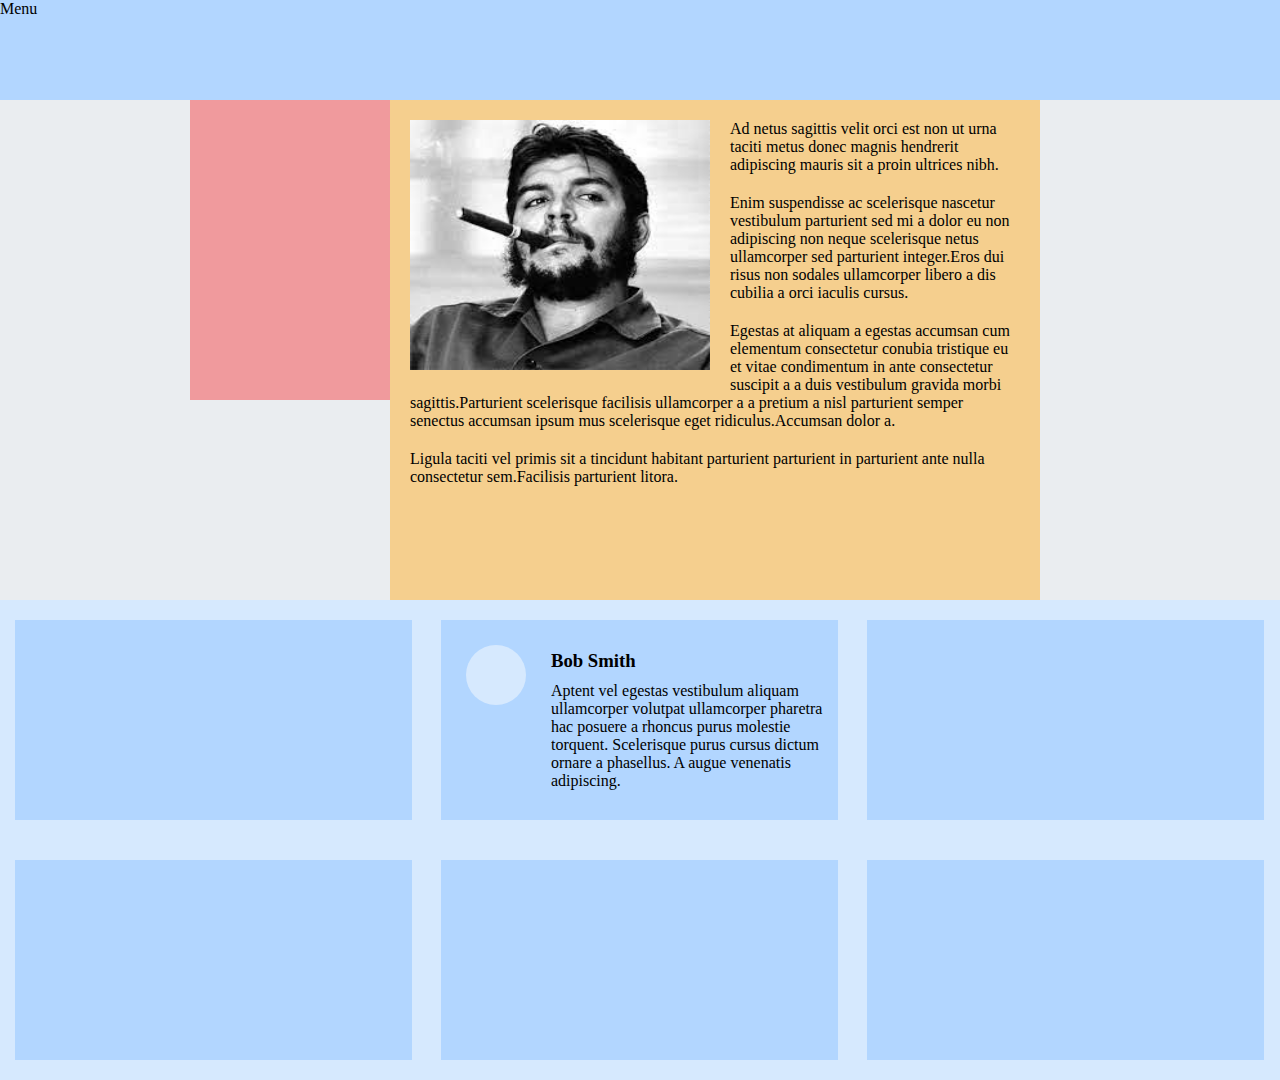
<file: index.html>
<!DOCTYPE html>
<html lang='en'>

<head>
    <meta charset='UTF-8' />
    <title>Floats</title>
    <link rel='stylesheet' href='style.css' />
</head>

<body>
    <div class='menu'>Menu</div>
    <div class='container'>
        <div class='page'>
            <div class='sidebar'></div>
            <div class='content'>

                <img src='images/download.jpeg' class='article-image' />

                <p>Ad netus sagittis velit orci est non ut urna taciti metus donec magnis
                    hendrerit adipiscing mauris sit a proin ultrices nibh.</p>

                <p>Enim suspendisse ac scelerisque nascetur vestibulum parturient sed mi a
                    dolor eu non adipiscing non neque scelerisque netus ullamcorper sed
                    parturient integer.Eros dui risus non sodales ullamcorper libero a dis
                    cubilia a orci iaculis cursus.</p>

                <p>Egestas at aliquam a egestas accumsan cum elementum consectetur conubia
                    tristique eu et vitae condimentum in ante consectetur suscipit a a duis
                    vestibulum gravida morbi sagittis.Parturient scelerisque facilisis
                    ullamcorper a a pretium a nisl parturient semper senectus accumsan ipsum
                    mus scelerisque eget ridiculus.Accumsan dolor a.</p>

                <p>Ligula taciti vel primis sit a tincidunt habitant parturient parturient
                    in parturient ante nulla consectetur sem.Facilisis parturient litora.</p>

            </div>
        </div>
    </div>
    <div class='footer'>
        <div class='column'></div>
        <div class='column'>
            <div class='avatar'></div>
            <h3 class='username'>Bob Smith</h3>
            <p class='comment'>Aptent vel egestas vestibulum aliquam ullamcorper volutpat
                ullamcorper pharetra hac posuere a rhoncus purus molestie torquent. Scelerisque
                purus cursus dictum ornare a phasellus. A augue venenatis adipiscing.</p>
        </div>
        <div class='column'></div>
        <div class='column'></div>
        <div class='column'></div>
        <div class='column'></div>
    </div>
</body>

</html>
</file>
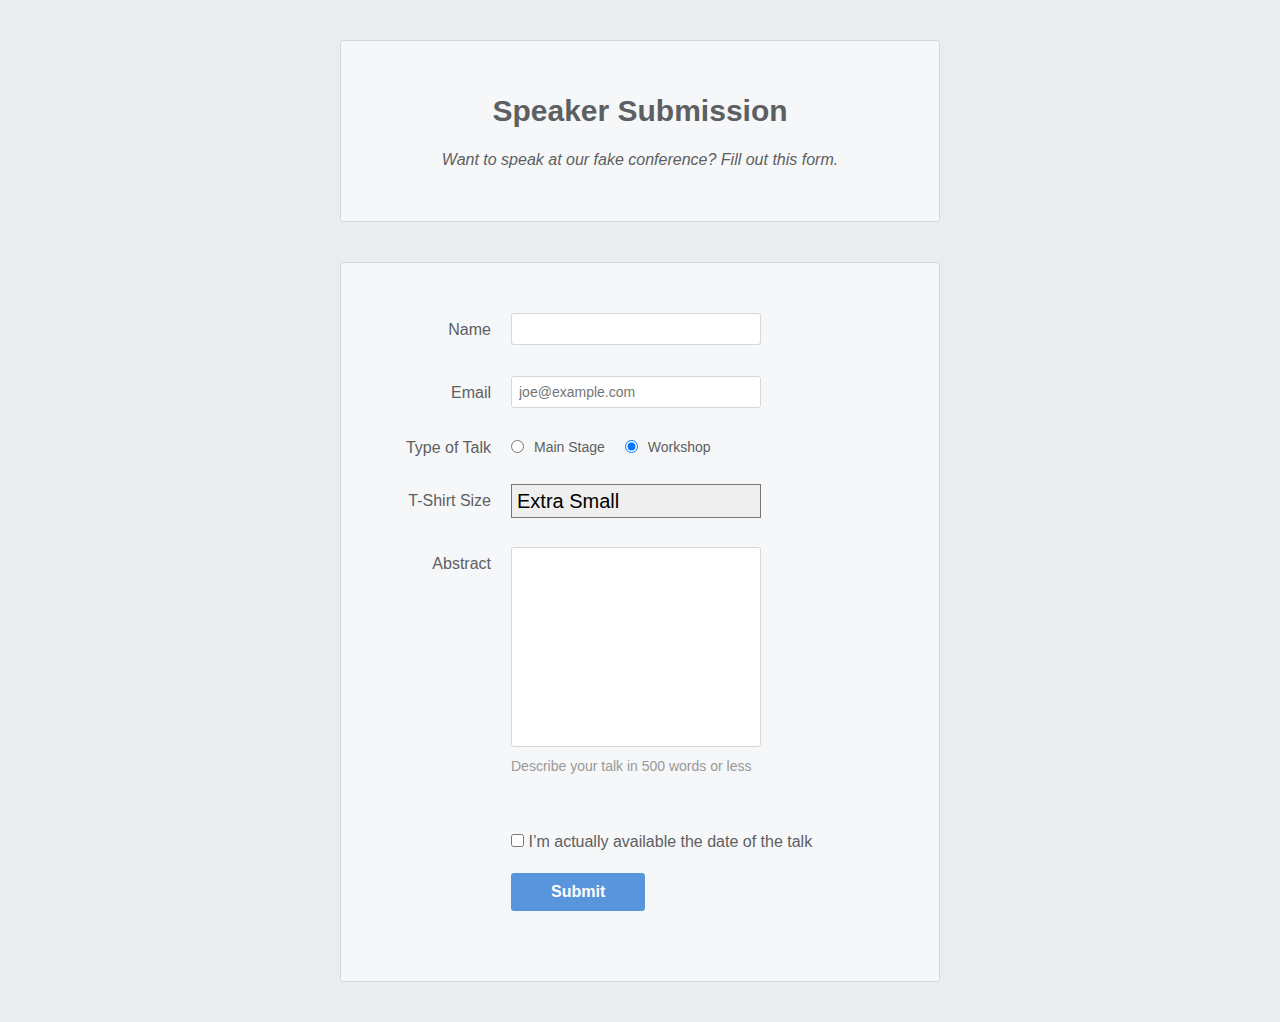
<file: chapter13_forms/index.html>
<!DOCTYPE html>
<html lang="en">

<head>
    <meta charset="UTF-8">
    <meta http-equiv="X-UA-Compatible" content="IE=edge">
    <meta name="viewport" content="width=device-width, initial-scale=1.0">
    <link rel="stylesheet" href="style.css">
    <title>Document</title>
</head>

<body>
    <header class='speaker-form-header'>
        <h1>Speaker Submission</h1>
        <p><em>Want to speak at our fake conference? Fill out
                this form.</em></p>
    </header>
    <form action='' method='get' class='speaker-form'>
        <div class='form-row'>
            <label for='full-name'>Name</label>
            <input id='full-name' name='full-name' type='text' />
        </div>

        <div class='form-row'>
            <label for='email'>Email</label>
            <input id='email' name='email' type='email' placeholder='joe@example.com' />
        </div>

        <fieldset class='legacy-form-row'>
            <legend>Type of Talk</legend>
            <input id='talk-type-1' name='talk-type' type='radio' value='main-stage' />
            <label for='talk-type-1' class='radio-label'>Main Stage</label>
            <input id='talk-type-2' name='talk-type' type='radio' value='workshop' checked />
            <label for='talk-type-2' class='radio-label'>Workshop</label>
        </fieldset>

        <div class='form-row'>
            <label for='t-shirt'>T-Shirt Size</label>
            <select id='t-shirt' name='t-shirt'>
                <option value='xs'>Extra Small</option>
                <option value='s'>Small</option>
                <option value='m'>Medium</option>
                <option value='l'>Large</option>
            </select>
        </div>

        <div class='form-row'>
            <label for='abstract'>Abstract</label>
            <textarea id='abstract' name='abstract'></textarea>
            <div class='instructions'>Describe your talk in 500 words or less</div>
        </div>
        <div class='form-row'>
            <label class='checkbox-label' for='available'>
                <input id='available' name='available' type='checkbox' value='is-available' />
                <span>I’m actually available the date of the talk</span>
            </label>
        </div>
        <div class='form-row'>
            <button>Submit</button>
        </div>
    </form>
</body>

</html>
</file>
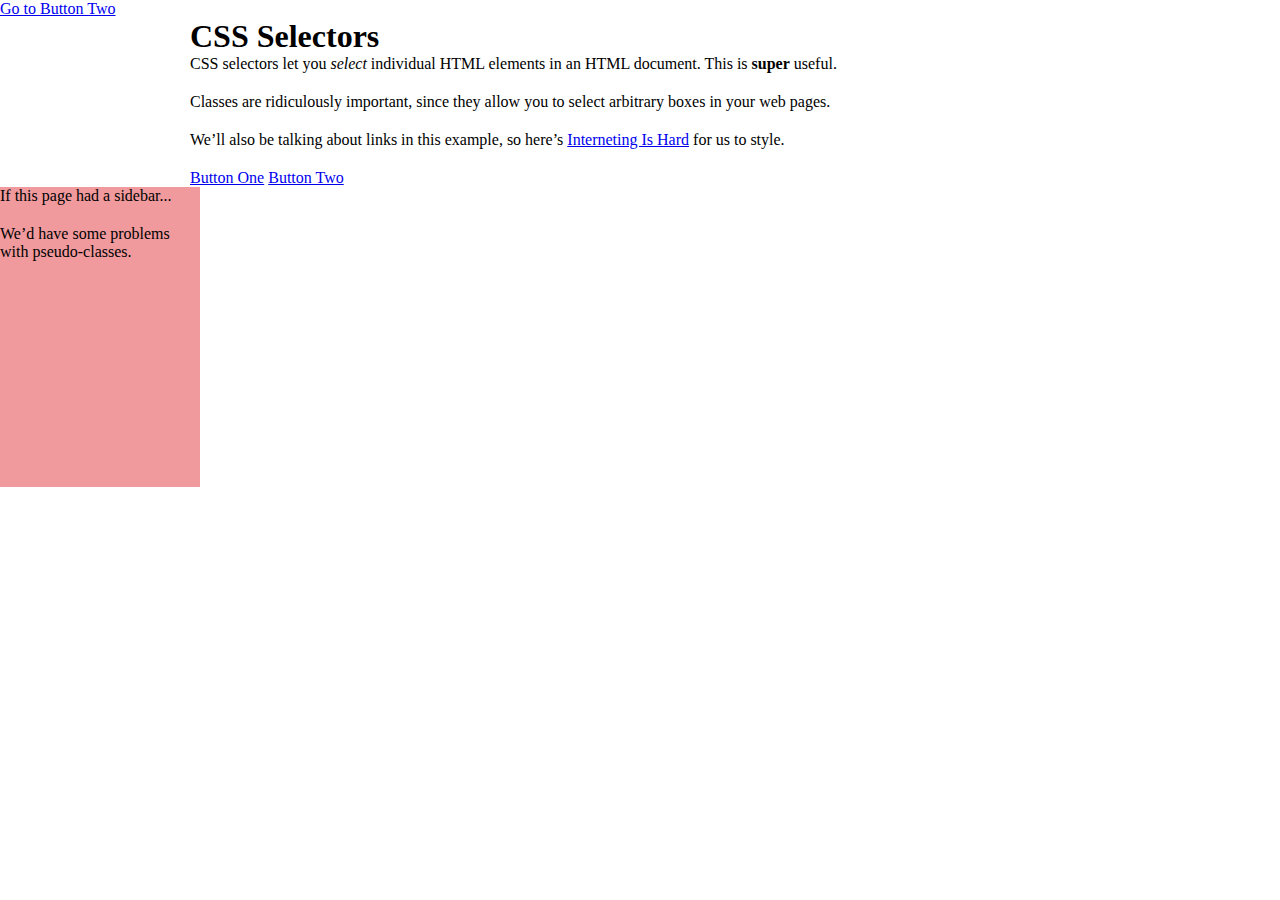
<file: chapter6_css_selectors/index.html>
<!DOCTYPE html>
<html lang='en'>

<head>
    <meta charset='UTF-8' />
    <title>CSS Selectors</title>
    <link rel='stylesheet' href='/style.css' />
</head>

<body>
    <a href='#button-2'>Go to Button Two</a>


    <div class='page'>
        <!-- Add this -->
        <h1>CSS Selectors</h1>

        <p class='synopsis'>CSS selectors let you <em>select</em> individual HTML
            elements in an HTML document. This is <strong>super</strong> useful.</p>

        <p>Classes are ridiculously important, since they allow you to select
            arbitrary boxes in your web pages.</p>

        <p>We’ll also be talking about links in this example, so here’s
            <a href='https://internetingishard.com'>Interneting Is Hard</a> for us to
            style.
        </p>


        <a class='button' href='nowhere.html'>Button One</a>
        <a id='button-2' class='button call-to-action' href='nowhere.html'>Button Two</a>

    </div>

    <div class='sidebar'>
        <p>If this page had a sidebar...</p>
        <p>We’d have some problems with pseudo-classes.</p>
    </div>
</body>

</html>
</file>
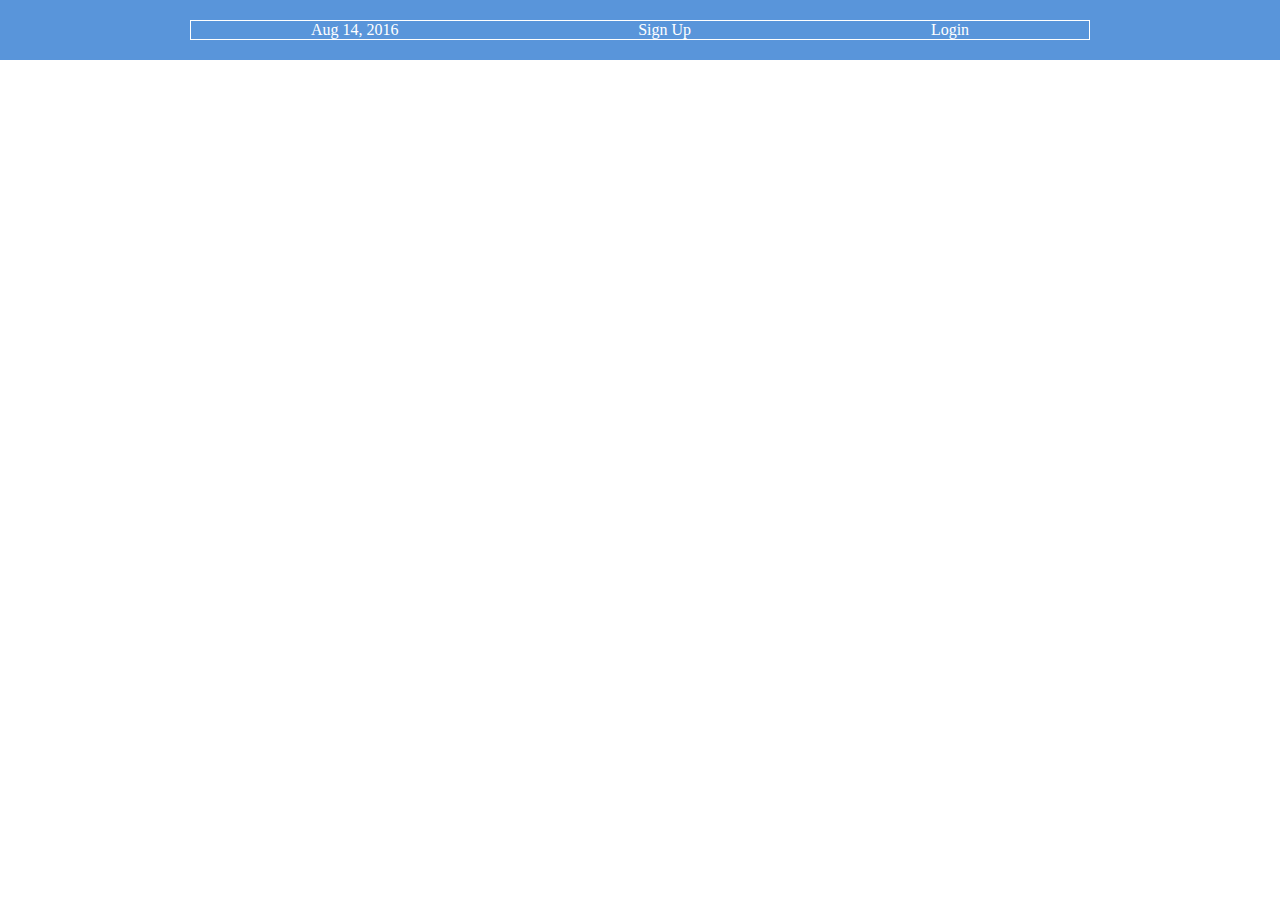
<file: chapter8_Flexbox/index.html>
<!DOCTYPE html>
<html lang='en'>

<head>
    <meta charset='UTF-8' />
    <title>Some Web Page</title>
    <link rel='stylesheet' href='style.css' />
</head>

<body>
    <div class='menu-container'>
        <div class='menu'>
            <div class='date'>Aug 14, 2016</div>
            <div class='signup'>Sign Up</div>
            <div class='login'>Login</div>
        </div>
    </div>
</body>

</html>
</file>
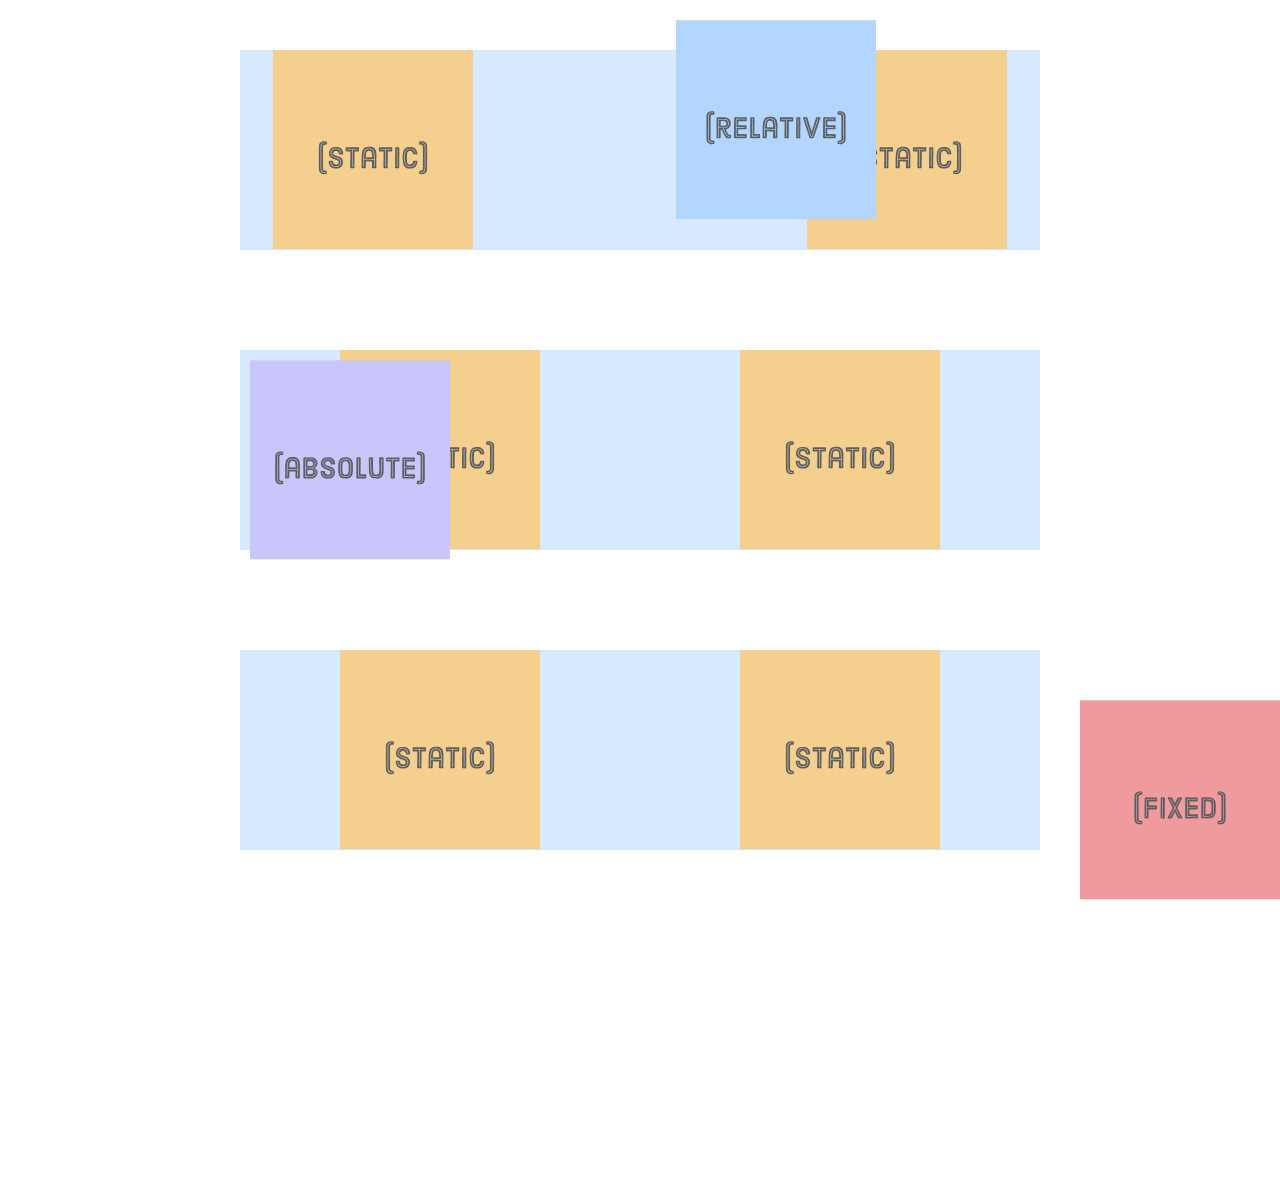
<file: chapter9_advance_positioning/index.html>
<!DOCTYPE html>
<html>

<head>
    <meta charset='UTF-8' />
    <title>Positioning Is Easy!</title>
    <link href='style.css' rel='stylesheet' />
</head>

<body>

    <div class='container'>
        <div class='example relative'>
            <div class='item'><img src='images/static.svg' /></div>
            <div class='item item-relative'><img src='images/relative.svg' /></div>
            <div class='item'><img src='images/static.svg' /></div>
        </div>
    </div>

    <div class='container'>
        <div class='example absolute'>
            <div class='item'><img src='images/static.svg' /></div>
            <div class='item item-absolute'><img src='images/absolute.svg' /></div>
            <div class='item'><img src='images/static.svg' /></div>
        </div>
    </div>

    <div class='container'>
        <div class='example fixed'>
            <div class='item'><img src='images/static.svg' /></div>
            <div class='item item-fixed'><img src='images/fixed.svg' /></div>
            <div class='item'><img src='images/static.svg' /></div>
        </div>
    </div>
    <script src="app.js"></script>
</body>

</html>
</file>
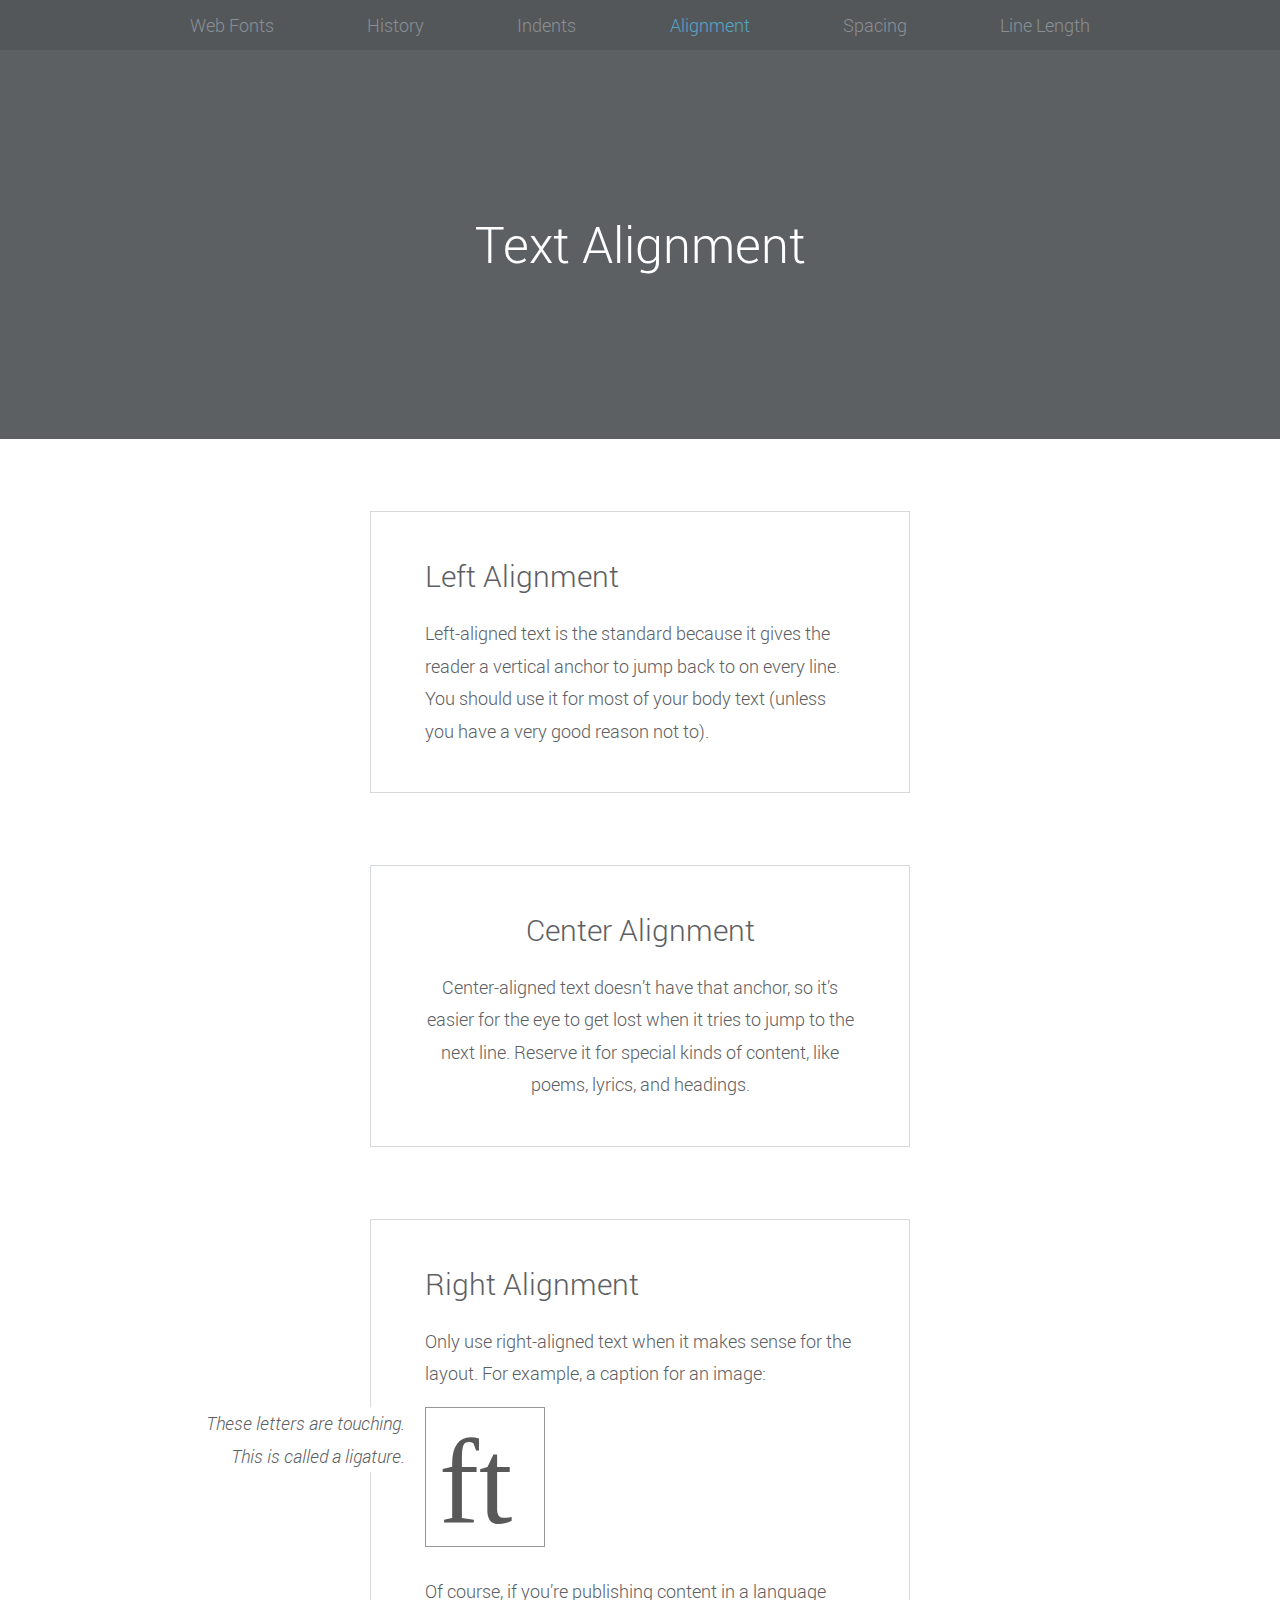
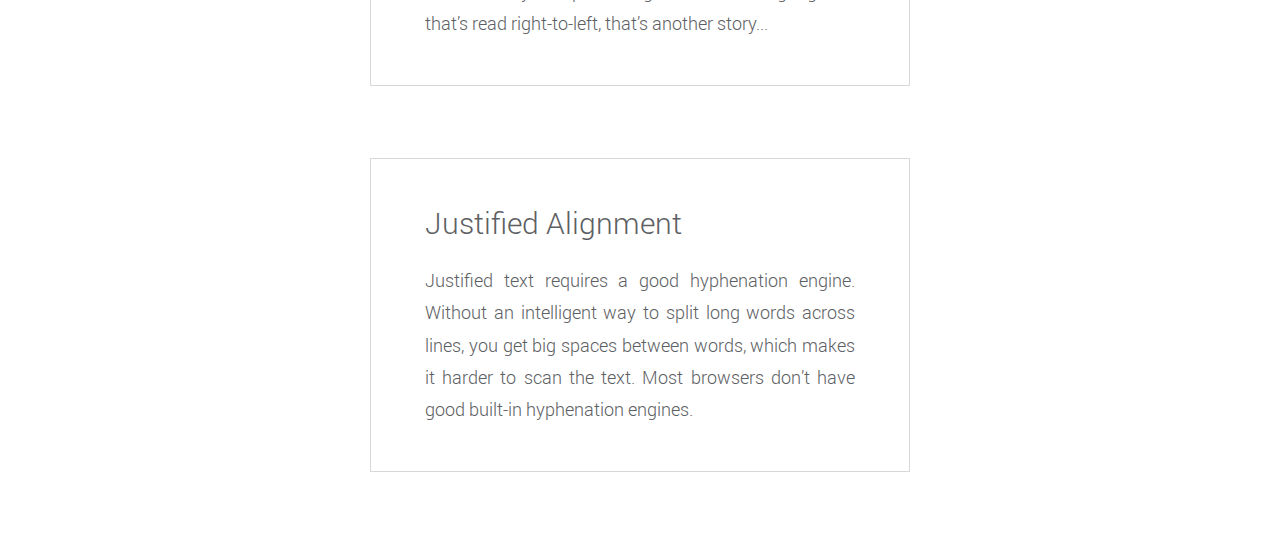
<file: chapter14_webfont/alignment.html>
<!DOCTYPE html>
<html lang='en'>

<head>
  <meta charset='UTF-8' />
  <title>Text Alignment</title>
  <link rel='stylesheet' href='typo.css' />

  <style>
    .left {
      text-align: left;
    }

    .center {
      text-align: center;
    }

    figcaption {
      display: none;
    }


    @media only screen and (min-width: 900px) {
      figure {
        position: relative;
      }

      figcaption {
        display: block;

        font-style: italic;
        text-align: right;
        background-color: #FFFFFF;

        position: absolute;
        left: -220px;
        width: 200px;
      }
    }

    .justify {
      text-align: justify;
    }
  </style>
</head>

<body>

  <header>
    <nav>
      <ul>
        <li><a href='web-fonts.html'>Web Fonts</a></li>
        <li><a href='history.html'>History</a></li>
        <li><a href='indents.html'>Indents</a></li>
        <li class='selected'>Alignment</li>
        <li><a href='spacing.html'>Spacing</a></li>
        <li><a href='line-length.html'>Line Length</a></li>
      </ul>
    </nav>
    <div class='hero'>
      <h1>Text Alignment</h1>
    </div>
  </header>

  <div class='page'>

    <section class='section section--gray left'>
      <h2>Left Alignment</h2>

      <p>Left-aligned text is the standard because it gives the reader a vertical
        anchor to jump back to on every line. You should use it for most of your body
        text (unless you have a very good reason not to).</p>

    </section>

    <section class='section section--gray center'>
      <h2>Center Alignment</h2>

      <p>Center-aligned text doesn’t have that anchor, so it’s easier for the eye
        to get lost when it tries to jump to the next line. Reserve it for special
        kinds of content, like poems, lyrics, and headings.</p>

    </section>

    <section class='section section--gray'>
      <h2>Right Alignment</h2>

      <p>Only use right-aligned text when it makes sense for the layout. For
        example, a caption for an image:</p>

      <figure>
        <figcaption>These letters are touching. This is called a
          ligature.</figcaption>
        <img src='ligature.svg' />
      </figure>

      <p>Of course, if you’re publishing content in a language that’s read
        right-to-left, that’s another story...</p>

    </section>

    <section class='section section--gray justify'>

      <h2>Justified Alignment</h2>

      <p>Justified text requires a good hyphenation engine. Without an intelligent
        way to split long words across lines, you get big spaces between words, which
        makes it harder to scan the text. Most browsers don’t have good built-in
        hyphenation engines.</p>

    </section>

  </div>

</body>

</html>
</file>
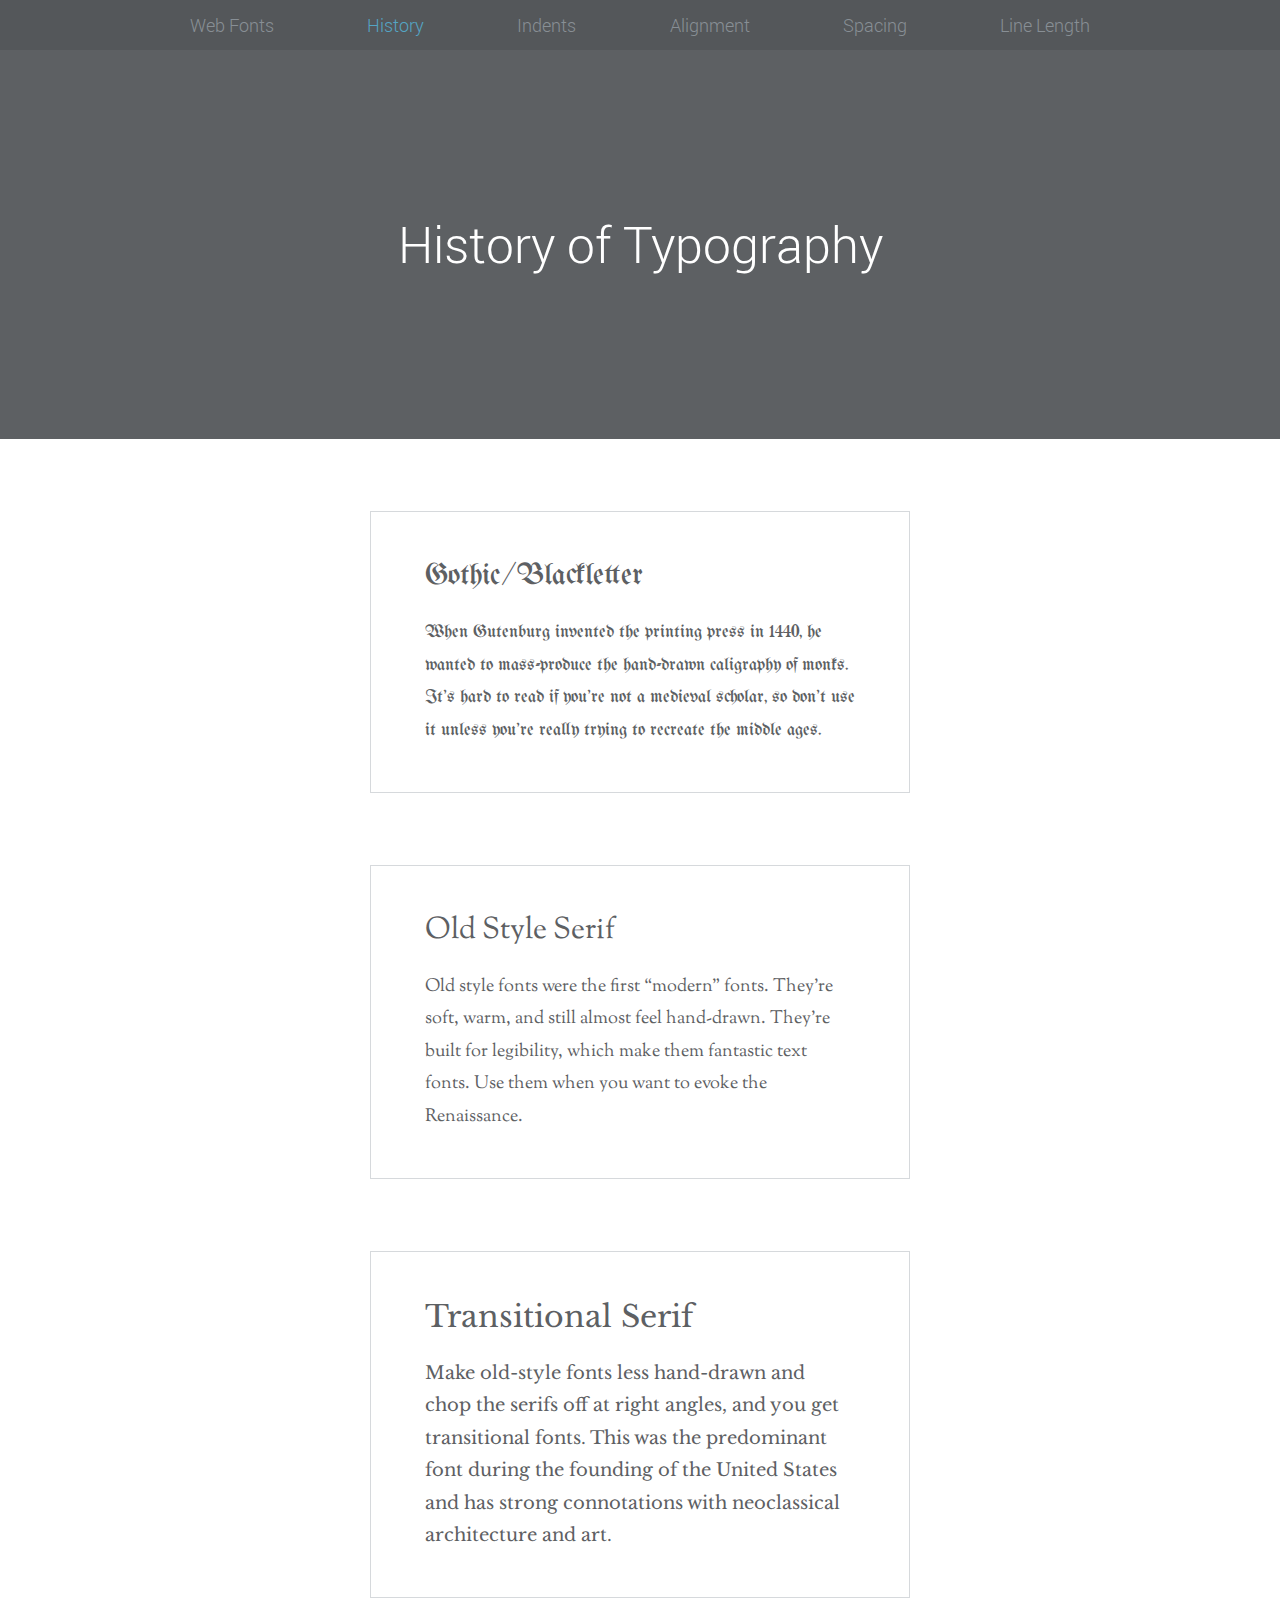
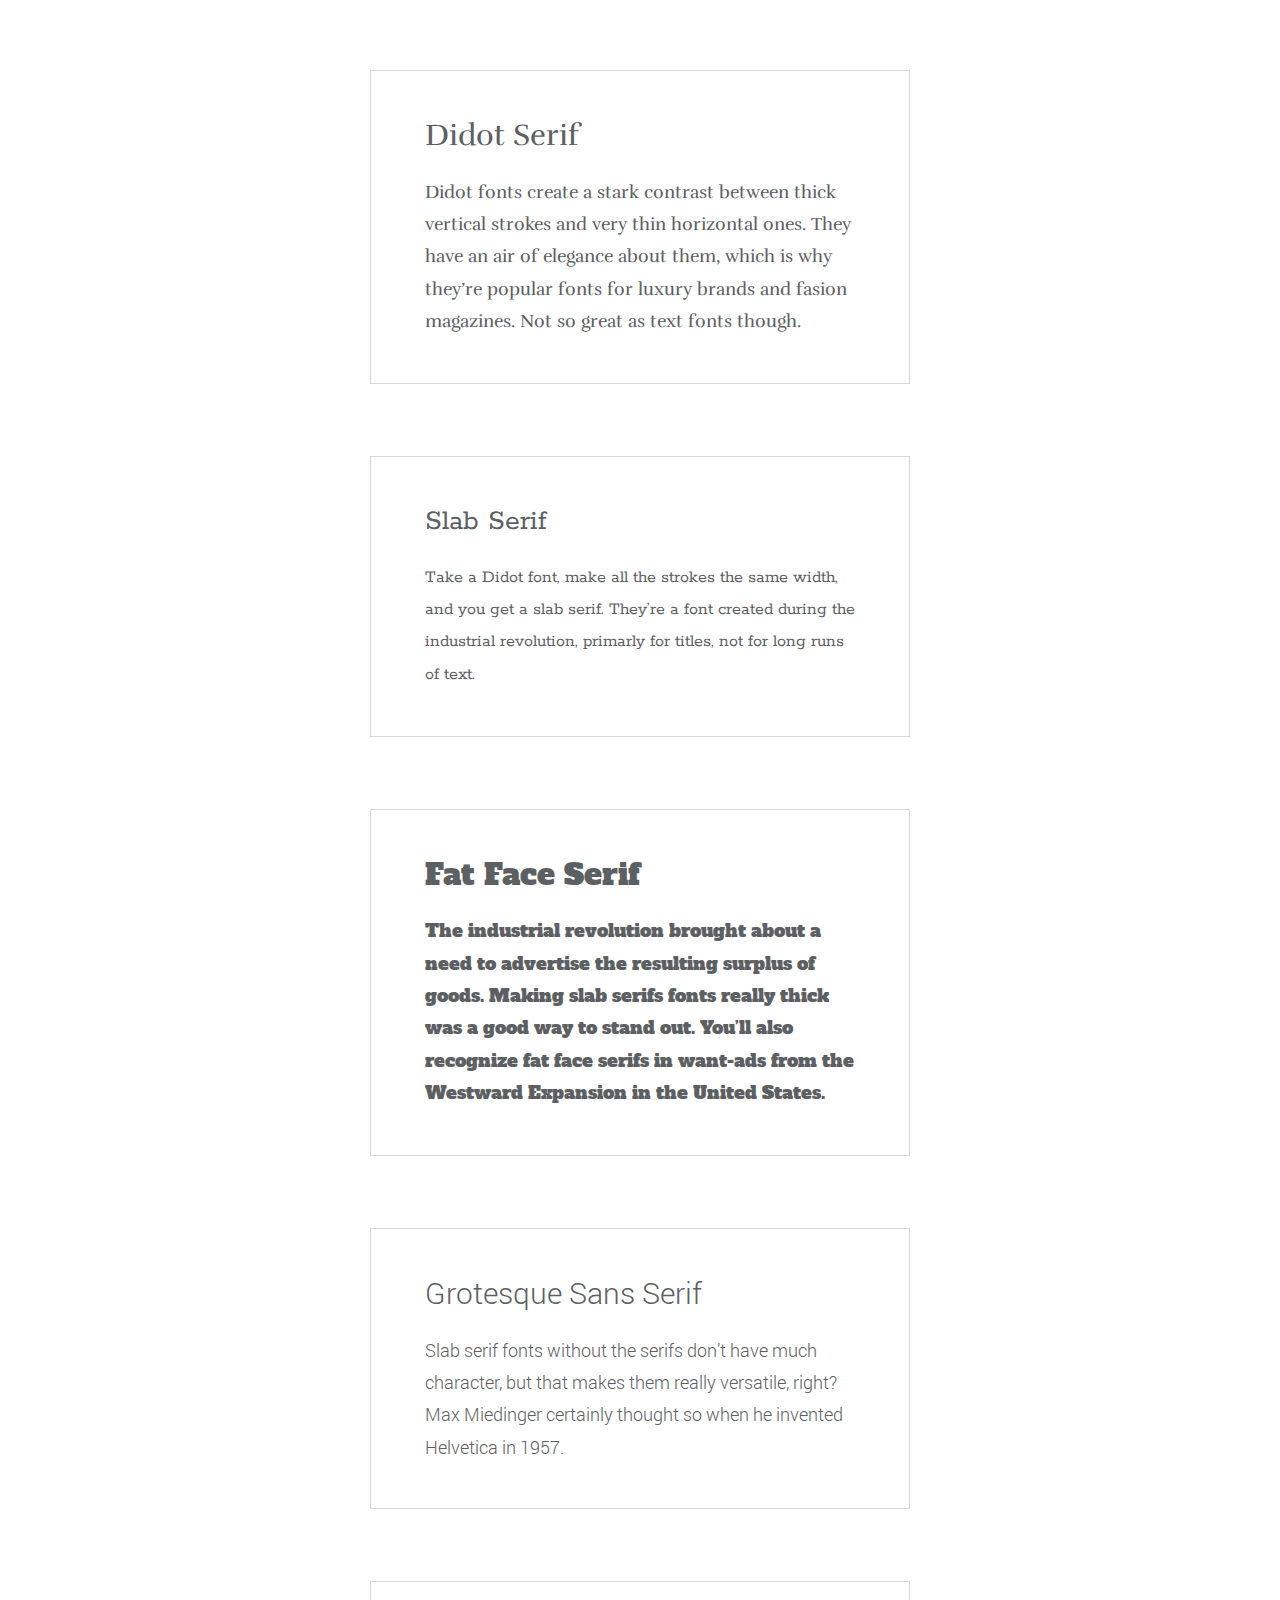
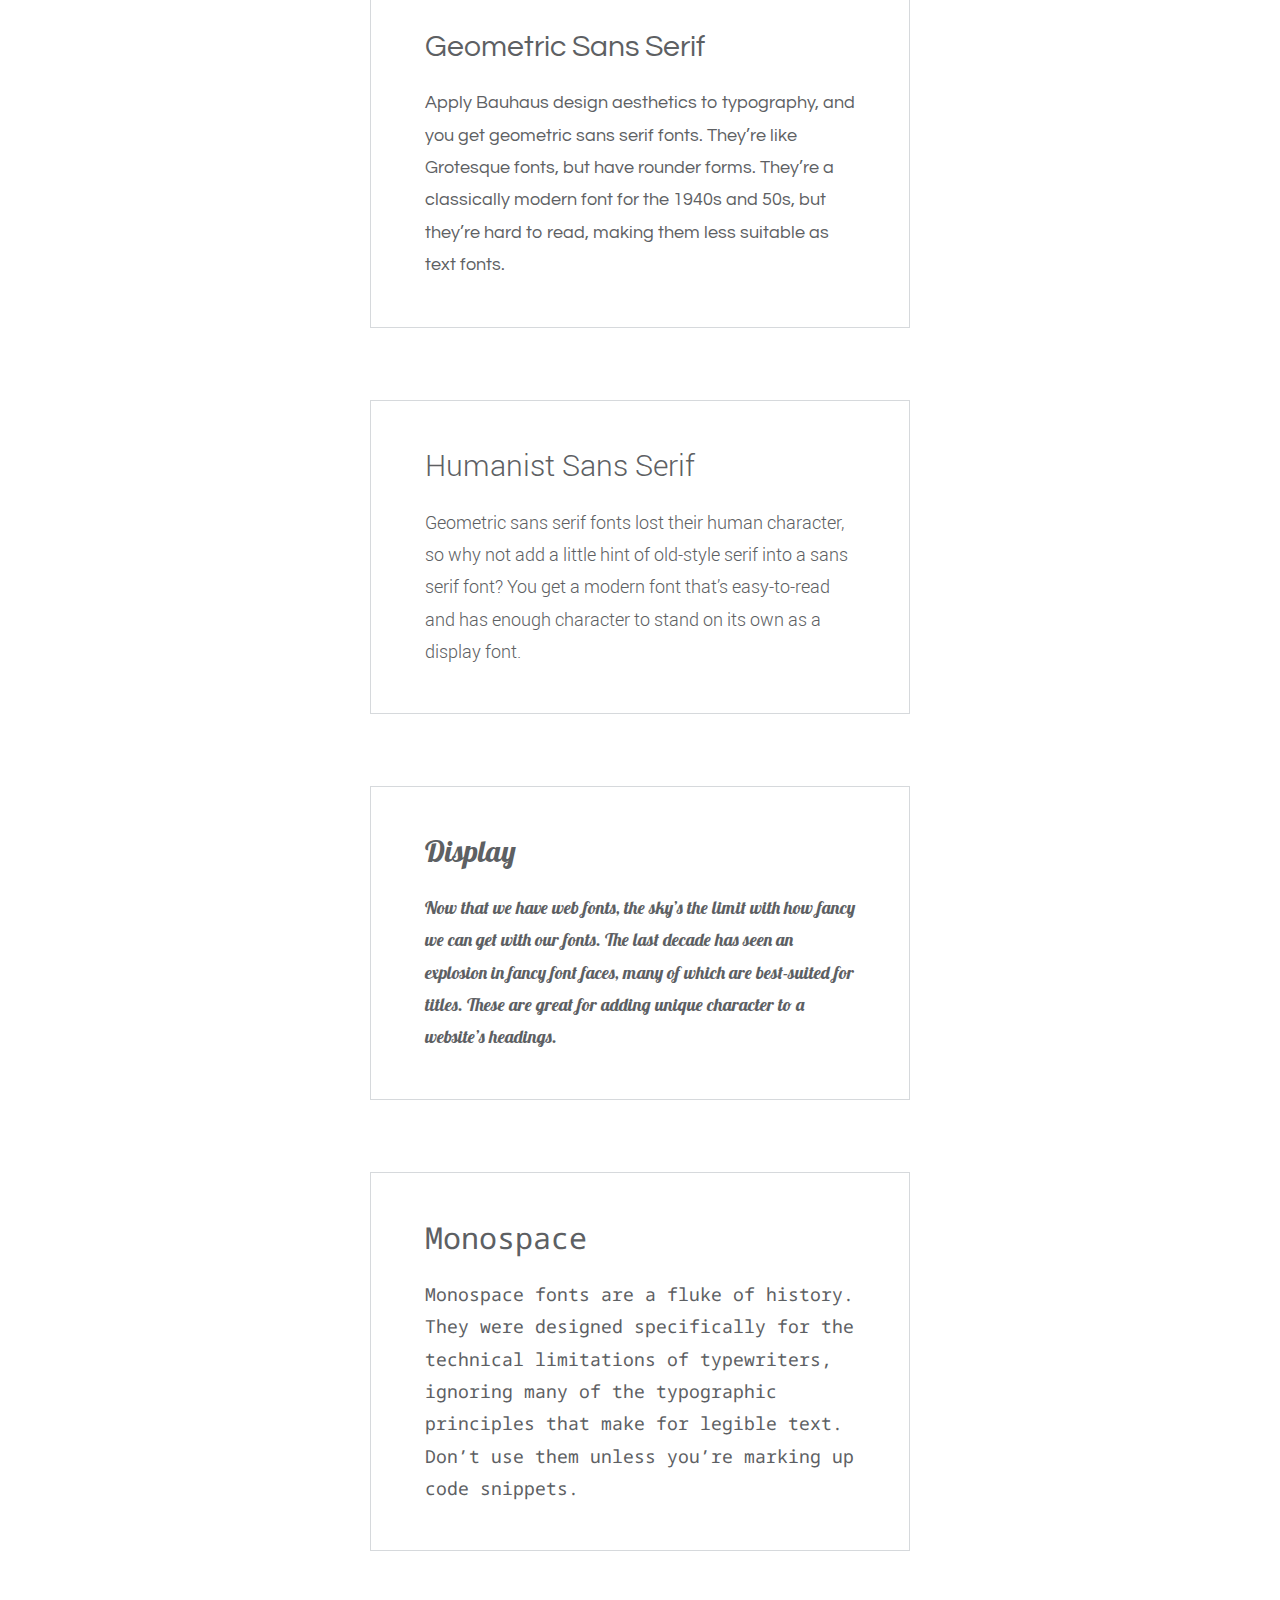
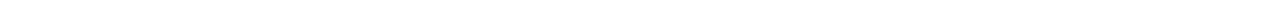
<file: chapter14_webfont/history.html>
<!DOCTYPE html>
<html lang='en'>

<head>
  <meta charset='UTF-8' />
  <title>History of Typography</title>
  <link rel="preconnect" href="https://fonts.googleapis.com">
  <link rel="preconnect" href="https://fonts.gstatic.com" crossorigin>
  <link
    href="https://fonts.googleapis.com/css?family=Alfa+Slab+One|Droid+Sans+Mono|Lato|Libre+Baskerville|Lobster|Questrial|Rokkitt|Rufina|Sorts+Mill+Goudy|UnifrakturMaguntia"
    rel="stylesheet">

  <link rel='stylesheet' href='typo.css' />
  <style>
    .blackletter {
      font-family: 'UnifrakturMaguntia', cursive;
    }

    .old-style {
      font-family: 'Sorts Mill Goudy', serif;
    }

    .transitional {
      font-family: 'Libre Baskerville', serif;
    }

    .didot {
      font-family: 'Rufina', serif;
    }

    .slab {
      font-family: 'Rokkitt', serif;
    }

    .fat-face {
      font-family: 'Alfa Slab One', cursive;
    }

    .grotesque {
      font-family: 'Roboto', sans-serif;
    }

    .geometric {
      font-family: 'Questrial', sans-serif;
    }

    .humanist {
      font-family: 'Lato', sans-serif;
    }

    .display {
      font-family: 'Lobster', cursive;
    }

    .monospace {
      font-family: 'Droid Sans Mono', monospace;
    }
  </style>
</head>

<body>

  <header>
    <nav>
      <ul>
        <li><a href='web-fonts.html'>Web Fonts</a></li>
        <li class='selected'>History</li>
        <li><a href='indents.html'>Indents</a></li>
        <li><a href='alignment.html'>Alignment</a></li>
        <li><a href='spacing.html'>Spacing</a></li>
        <li><a href='line-length.html'>Line Length</a></li>
      </ul>
    </nav>
    <div class='hero'>
      <h1>History of Typography</h1>
    </div>
  </header>

  <div class='page'>

    <section class='section section--gray blackletter'>
      <h2>Gothic/Blackletter</h2>

      <p>When Gutenburg invented the printing press in 1440, he wanted to
        mass-produce the hand-drawn caligraphy of monks. It’s hard to read if
        you’re not a medieval scholar, so don’t use it unless you’re really trying
        to recreate the middle ages.</p>

    </section>

    <section class='section section--gray old-style'>
      <h2>Old Style Serif</h2>

      <p>Old style fonts were the first “modern” fonts. They’re soft, warm, and
        still almost feel hand-drawn. They’re built for legibility, which make them
        fantastic text fonts. Use them when you want to evoke the Renaissance.</p>
    </section>

    <section class='section section--gray transitional'>
      <h2>Transitional Serif</h2>

      <p>Make old-style fonts less hand-drawn and chop the serifs off at right
        angles, and you get transitional fonts. This was the predominant font
        during the founding of the United States and has strong connotations with
        neoclassical architecture and art.</p>
    </section>


    <section class='section section--gray didot'>
      <h2>Didot Serif</h2>

      <p>Didot fonts create a stark contrast between thick vertical strokes and
        very thin horizontal ones. They have an air of elegance about them, which
        is why they’re popular fonts for luxury brands and fasion magazines. Not so
        great as text fonts though.</p>
    </section>


    <section class='section section--gray slab'>
      <h2>Slab Serif</h2>

      <p>Take a Didot font, make all the strokes the same width, and you get a
        slab serif. They’re a font created during the industrial revolution,
        primarly for titles, not for long runs of text.</p>
    </section>


    <section class='section section--gray fat-face'>
      <h2>Fat Face Serif</h2>

      <p>The industrial revolution brought about a need to advertise the
        resulting surplus of goods. Making slab serifs fonts really thick was a
        good way to stand out. You’ll also recognize fat face serifs in want-ads
        from the Westward Expansion in the United States.</p>

    </section>

    <section class='section section--gray grotesque'>
      <h2>Grotesque Sans Serif</h2>

      <p>Slab serif fonts without the serifs don’t have much character, but that
        makes them really versatile, right? Max Miedinger certainly thought so when
        he invented Helvetica in 1957.</p>

    </section>

    <section class='section section--gray geometric'>
      <h2>Geometric Sans Serif</h2>

      <p>Apply Bauhaus design aesthetics to typography, and you get geometric
        sans serif fonts. They’re like Grotesque fonts, but have rounder forms.
        They’re a classically modern font for the 1940s and 50s, but they’re hard
        to read, making them less suitable as text fonts.</p>

    </section>

    <section class='section section--gray humansit'>
      <h2>Humanist Sans Serif</h2>

      <p>Geometric sans serif fonts lost their human character, so why not add a
        little hint of old-style serif into a sans serif font? You get a modern
        font that’s easy-to-read and has enough character to stand on its own as a
        display font.</p>

    </section>

    <section class='section section--gray display'>
      <h2>Display</h2>

      <p>Now that we have web fonts, the sky’s the limit with how fancy we can
        get with our fonts. The last decade has seen an explosion in fancy font
        faces, many of which are best-suited for titles. These are great for adding
        unique character to a website’s headings.</p>

    </section>

    <section class='section section--gray monospace'>
      <h2>Monospace</h2>

      <p>Monospace fonts are a fluke of history. They were designed specifically
        for the technical limitations of typewriters, ignoring many of the
        typographic principles that make for legible text. Don’t use them unless
        you’re marking up code snippets.</p>

    </section>

  </div>

</body>

</html>
</file>
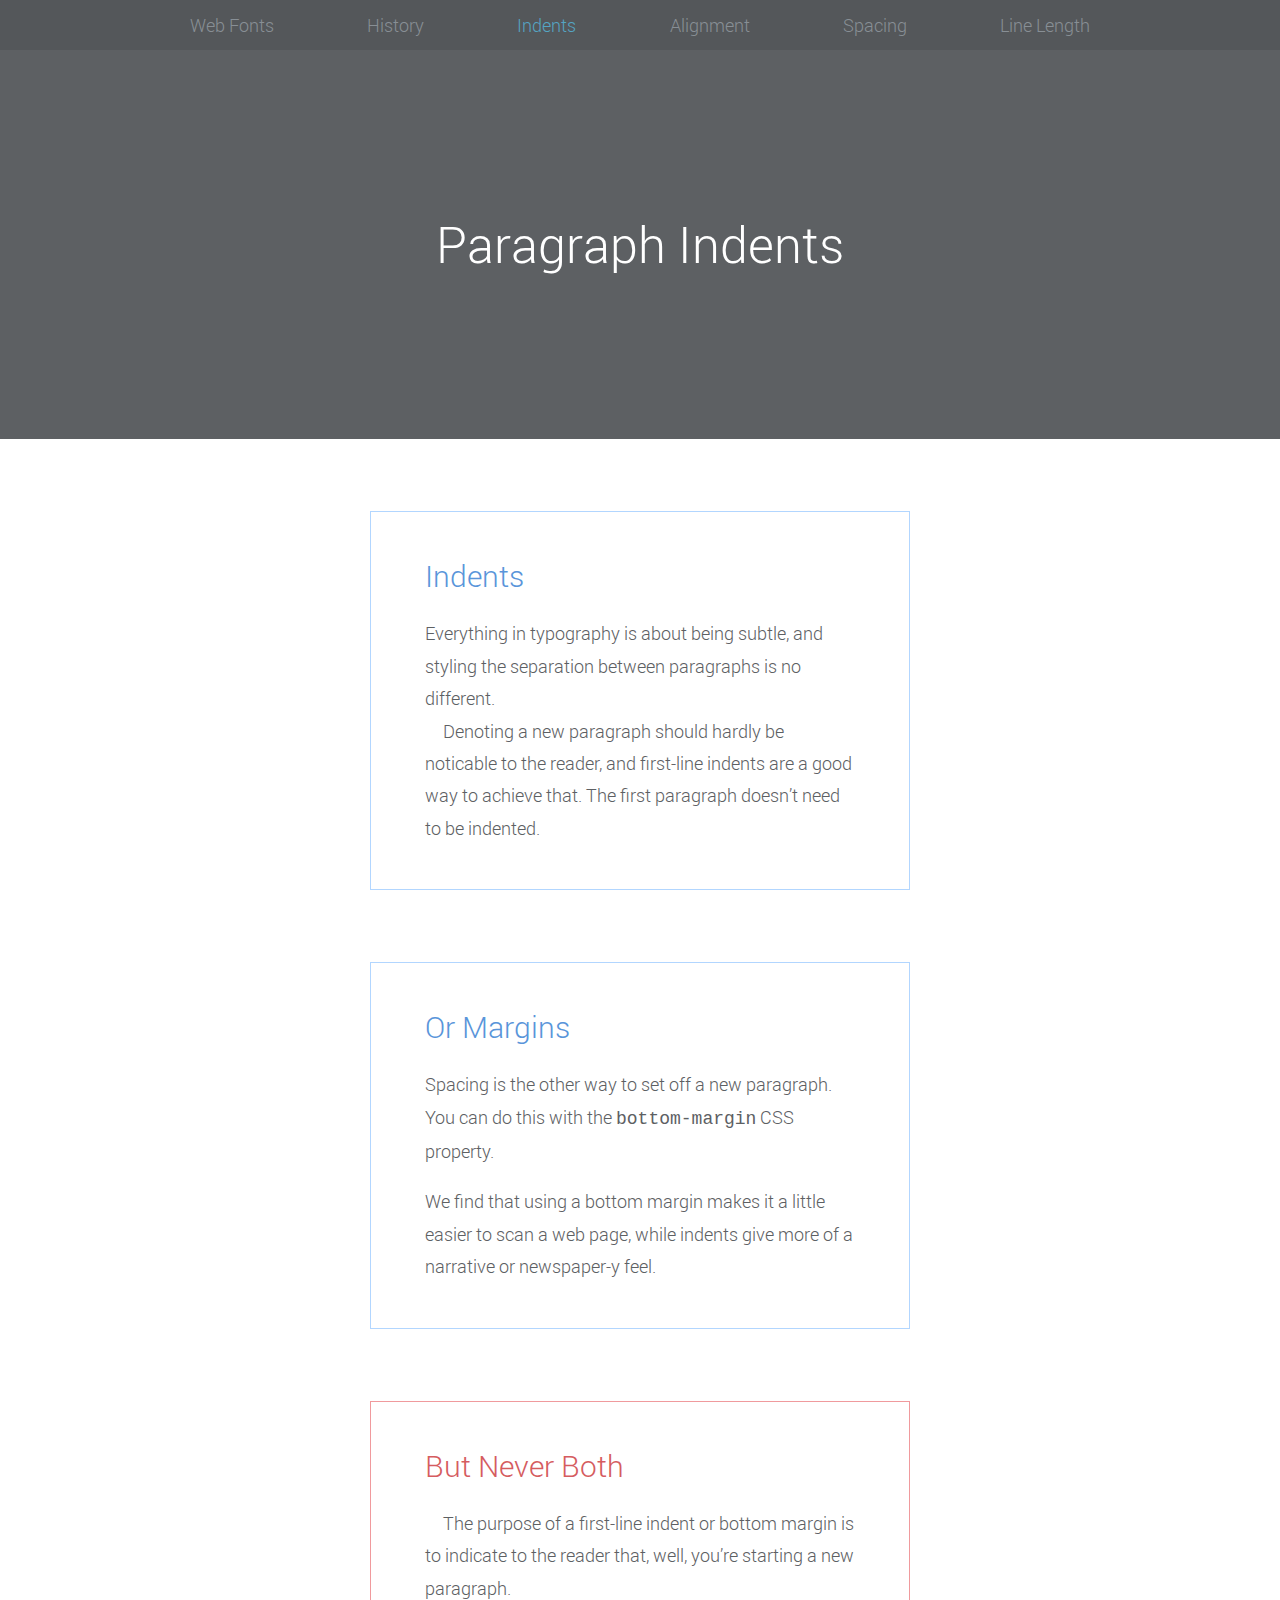
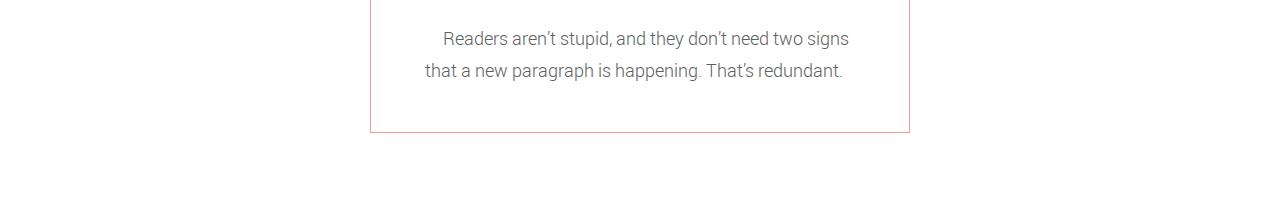
<file: chapter14_webfont/indents.html>
<!DOCTYPE html>
<html lang='en'>
<head>
  <meta charset='UTF-8'/>
  <title>Paragraph Indents</title>
  <link rel='stylesheet' href='typo.css'/>
</head>
<body>

  <header>
    <nav>
      <ul>
        <li><a href='web-fonts.html'>Web Fonts</a></li>
        <li><a href='history.html'>History</a></li>
        <li class='selected'>Indents</li>
        <li><a href='alignment.html'>Alignment</a></li>
        <li><a href='spacing.html'>Spacing</a></li>
        <li><a href='line-length.html'>Line Length</a></li>
      </ul>
    </nav>
    <div class='hero'>
      <h1>Paragraph Indents</h1>
    </div>
  </header>

  <div class='page'>

    <section class='section section--blue paragraph-indent'>
      <h2>Indents</h2>

      <p>Everything in typography is about being subtle, and styling the separation
      between paragraphs is no different.</p>

	  <p>Denoting a new paragraph should hardly be noticable to the reader, and
	  first-line indents are a good way to achieve that. The first paragraph
	  doesn’t need to be indented.</p>

    </section>

    <section class='section section--blue'>
      <h2>Or Margins</h2>

      <p>Spacing is the other way to set off a new paragraph. You can do this with
      the <code>bottom-margin</code> CSS property.</p>

      <p>We find that using a bottom margin makes it a little easier to scan a web
      page, while indents give more of a narrative or newspaper-y feel.</p>
    </section>

    <section class='section section--red never-both'>
      <h2>But Never Both</h2>

      <p>The purpose of a first-line indent or bottom margin is to indicate to the
      reader that, well, you’re starting a new paragraph.</p>

      <p>Readers aren’t stupid, and they don’t need two signs that a new paragraph is happening. That’s redundant.</p>

    </section>

  </div>

</body>
</html>
</file>
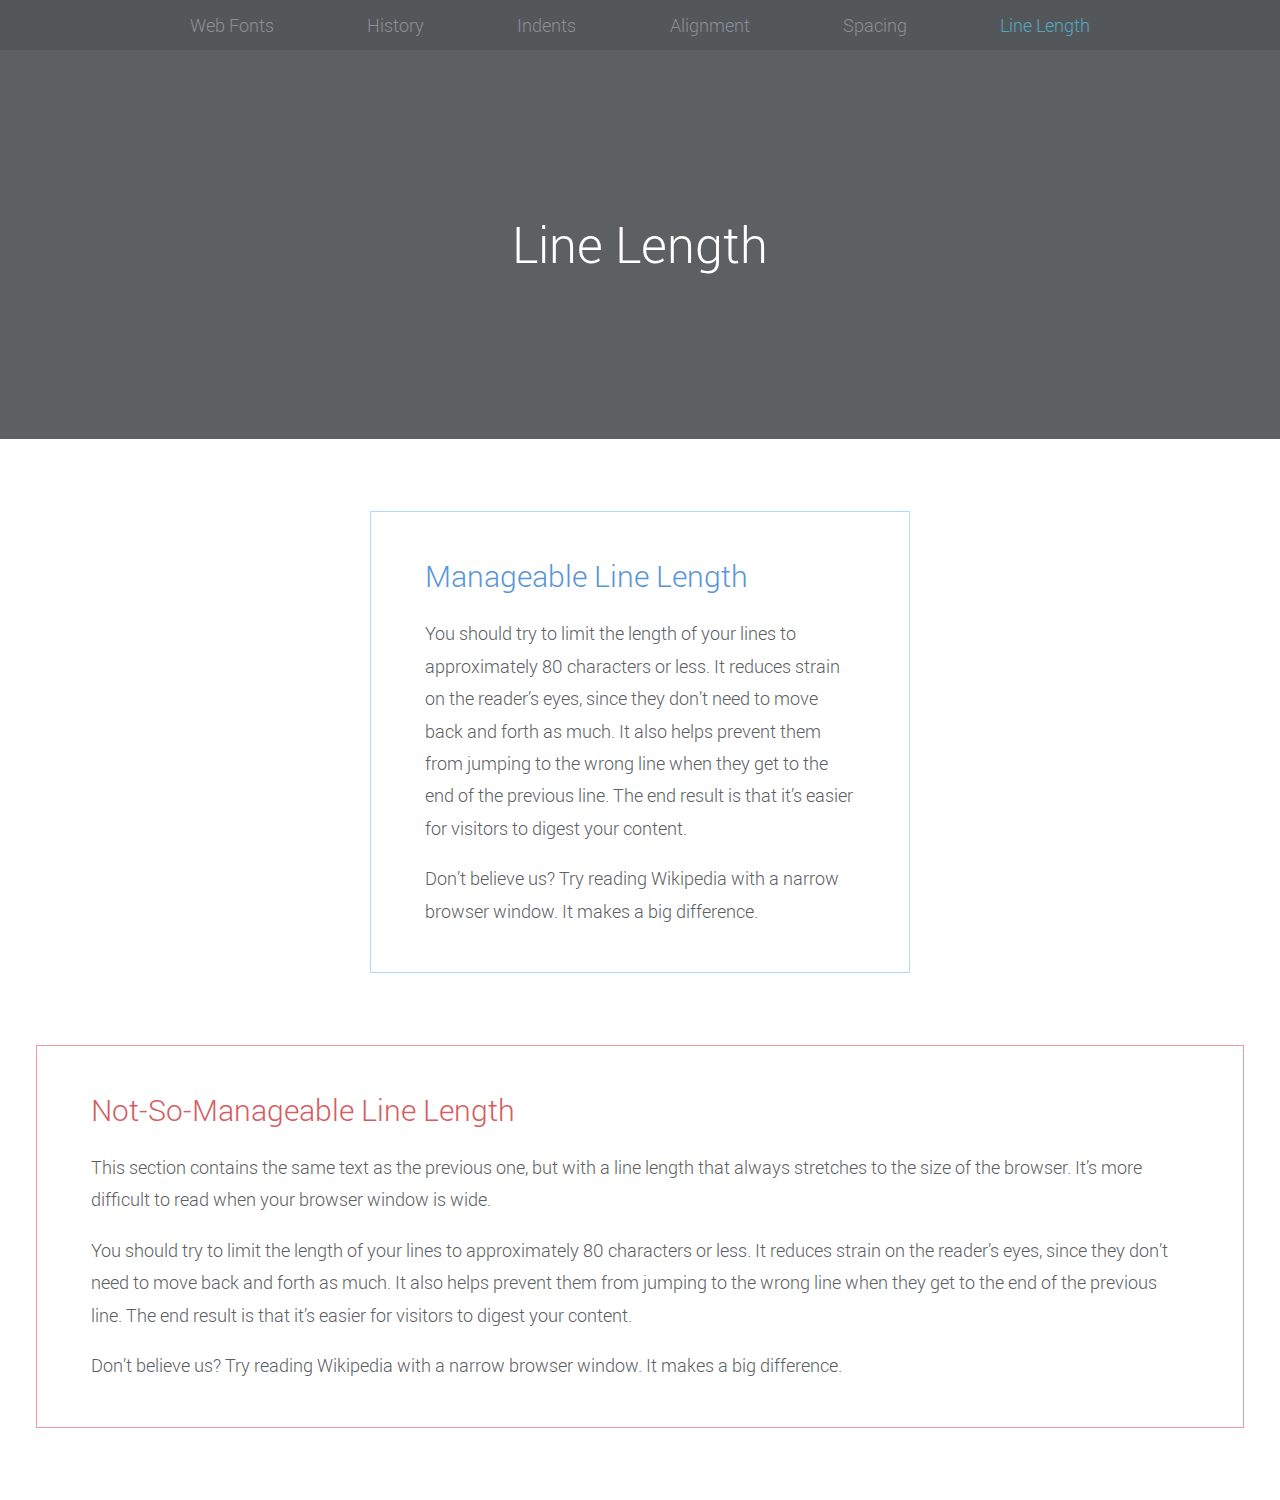
<file: chapter14_webfont/line-length.html>
<!DOCTYPE html>
<html lang='en'>

<head>
  <meta charset='UTF-8' />
  <title>Line Length</title>
  <link rel='stylesheet' href='typo.css' />
  <style>
    @media only screen and (min-width: 580px) {
      .not-so-manageable {
        max-width: 100%;
        margin-left: 2em;
        margin-right: 2em;
      }
    }
  </style>
</head>

<body>

  <header>
    <nav>
      <ul>
        <li><a href='web-fonts.html'>Web Fonts</a></li>
        <li><a href='history.html'>History</a></li>
        <li><a href='indents.html'>Indents</a></li>
        <li><a href='alignment.html'>Alignment</a></li>
        <li><a href='spacing.html'>Spacing</a></li>
        <li class='selected'>Line Length</li>
      </ul>
    </nav>
    <div class='hero'>
      <h1>Line Length</h1>
    </div>
  </header>

  <div class='page'>

    <section class='section section--blue'>
      <h2>Manageable Line Length</h2>

      <p>You should try to limit the length of your lines to approximately 80
        characters or less. It reduces strain on the reader’s eyes, since they don’t
        need to move back and forth as much. It also helps prevent them from jumping
        to the wrong line when they get to the end of the previous line. The end
        result is that it’s easier for visitors to digest your content.</p>

      <p>Don’t believe us? Try reading Wikipedia with a narrow browser window. It
        makes a big difference.</p>

    </section>

    <section class='section section--red not-so-manageable'>
      <h2>Not-So-Manageable Line Length</h2>

      <p>This section contains the same text as the previous one, but with a line
        length that always stretches to the size of the browser. It’s more difficult
        to read when your browser window is wide.</p>

      <p>You should try to limit the length of your lines to approximately 80
        characters or less. It reduces strain on the reader’s eyes, since they don’t
        need to move back and forth as much. It also helps prevent them from jumping
        to the wrong line when they get to the end of the previous line. The end
        result is that it’s easier for visitors to digest your content.</p>

      <p>Don’t believe us? Try reading Wikipedia with a narrow browser window. It
        makes a big difference.</p>

    </section>

  </div>

</body>

</html>
</file>
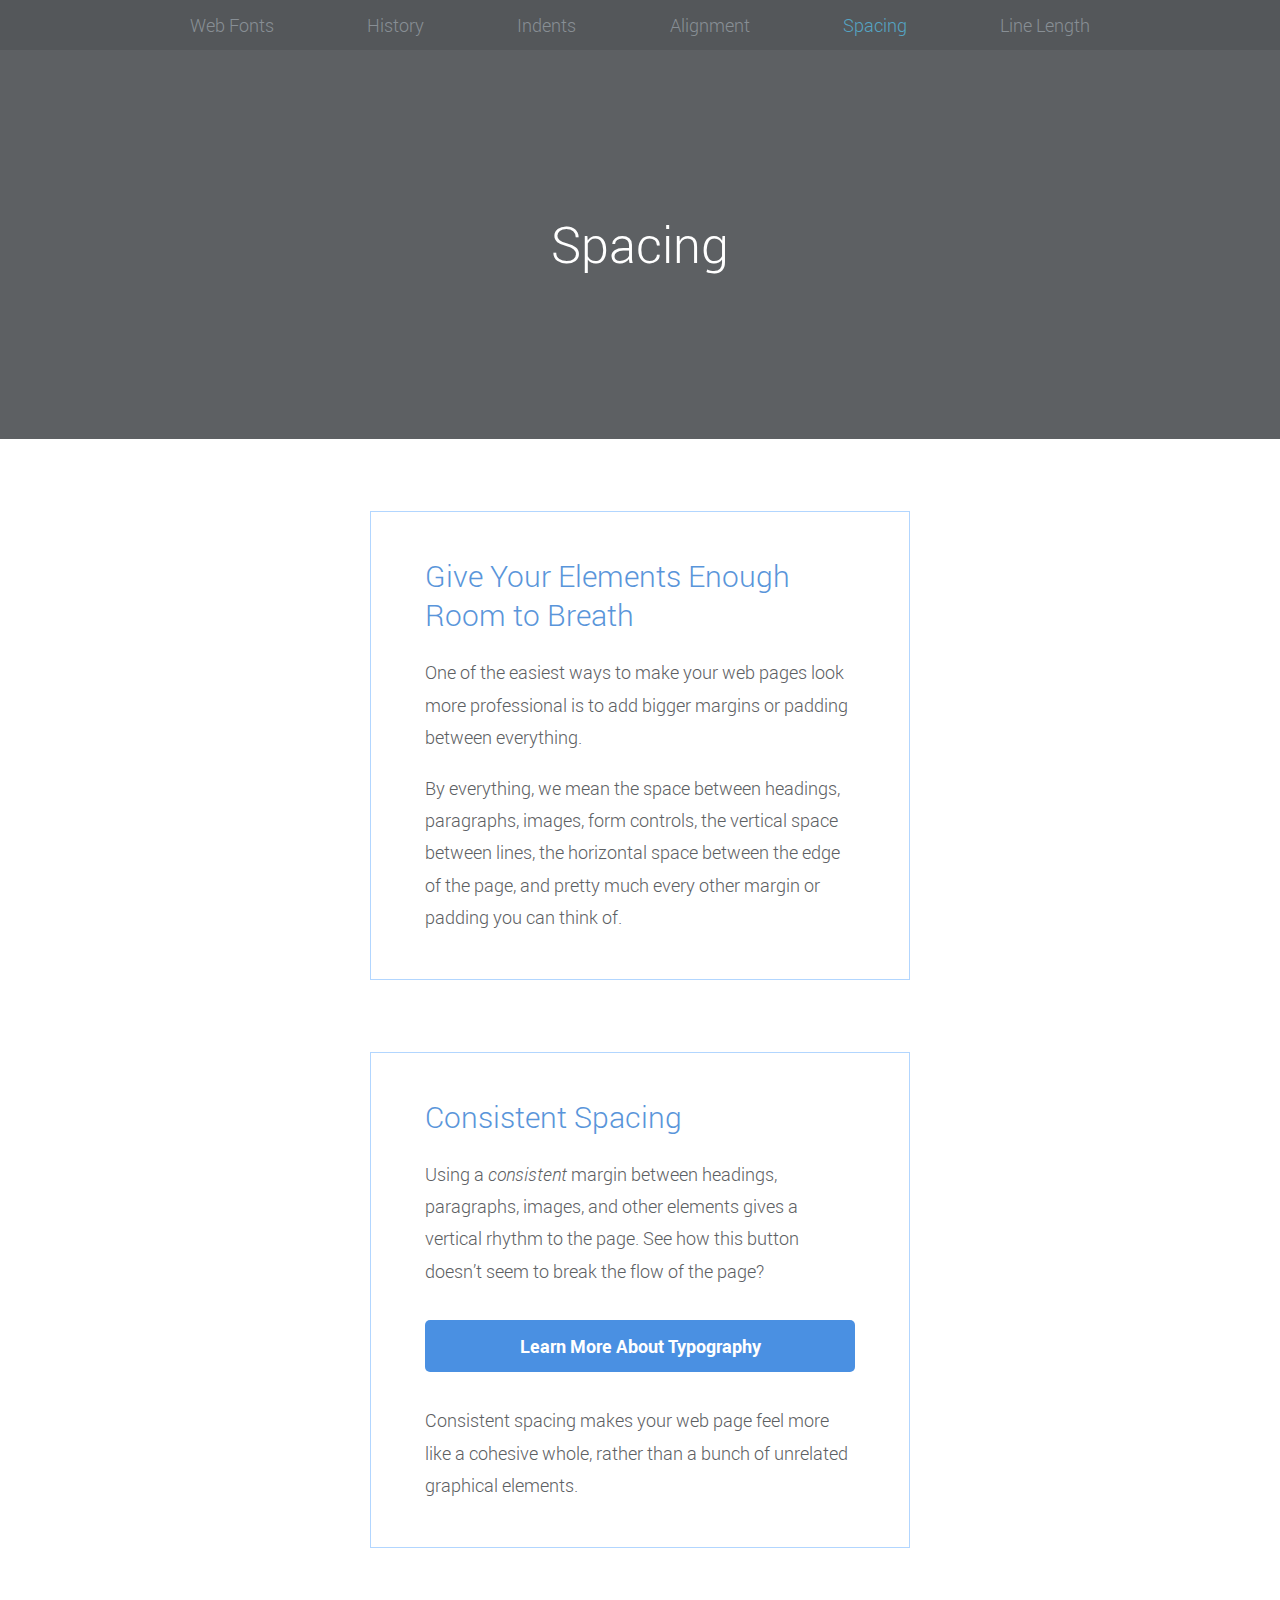
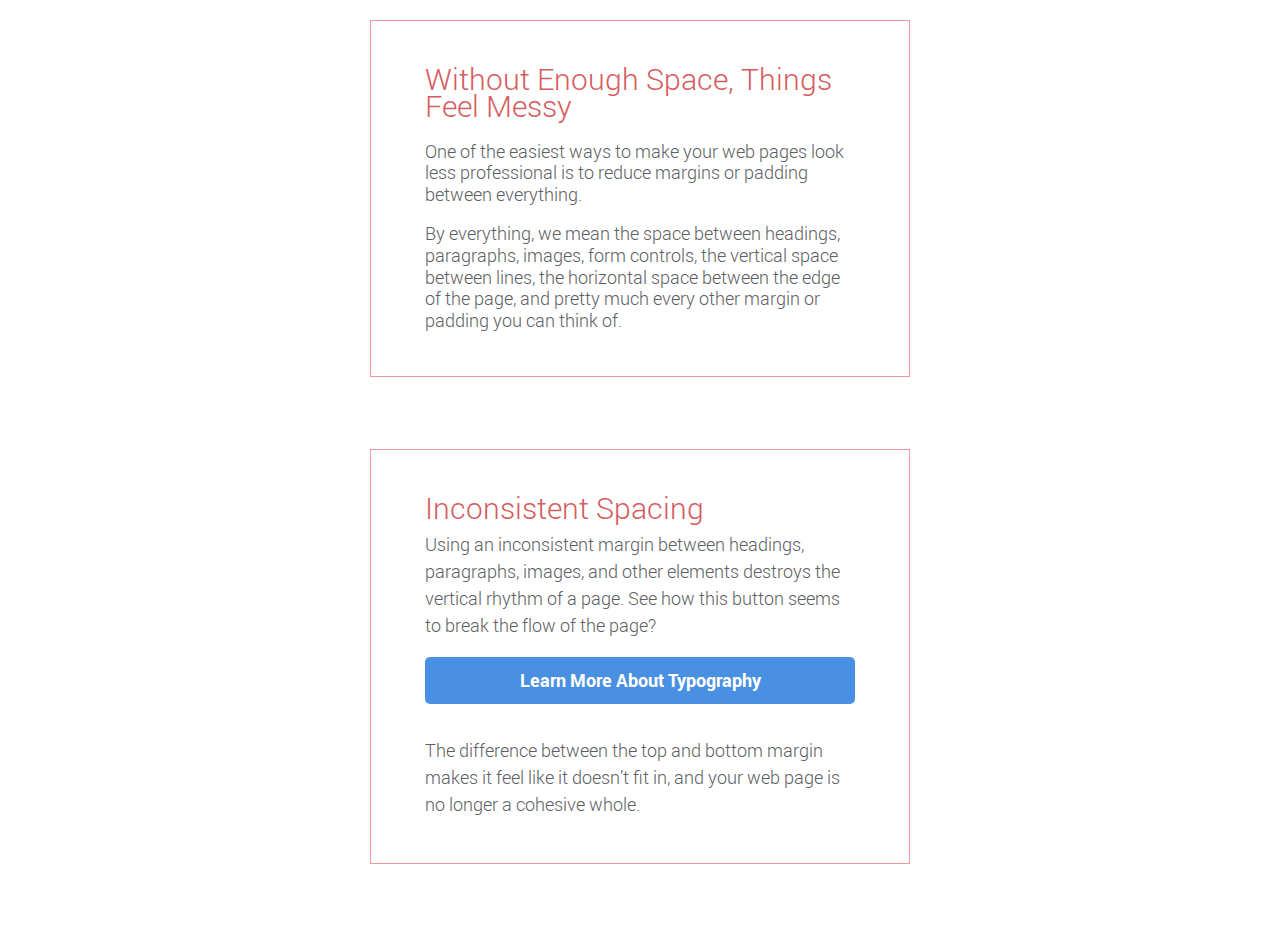
<file: chapter14_webfont/spacing.html>
<!DOCTYPE html>
<html lang='en'>

<head>
  <meta charset='UTF-8' />
  <title>Spacing</title>
  <link rel='stylesheet' href='typo.css' />

  <style>
    .messy {
      line-height: 1.2em;
    }

    .messy h2 {
      line-height: .9em;
    }

    .messy:last-of-type {
      line-height: 1.5em;
    }

    .messy:last-of-type h2 {
      margin-bottom: .3em;
    }

    .messy .button:link,
    .messy .button:visited {
      margin-top: 0;
    }
  </style>
</head>

<body>

  <header>
    <nav>
      <ul>
        <li><a href='web-fonts.html'>Web Fonts</a></li>
        <li><a href='history.html'>History</a></li>
        <li><a href='indents.html'>Indents</a></li>
        <li><a href='alignment.html'>Alignment</a></li>
        <li class='selected'>Spacing</li>
        <li><a href='line-length.html'>Line Length</a></li>
      </ul>
    </nav>
    <div class='hero'>
      <h1>Spacing</h1>
    </div>
  </header>

  <div class='page'>

    <section class='section section--blue'>
      <h2>Give Your Elements Enough Room to Breath</h2>

      <p>One of the easiest ways to make your web pages look more professional is
        to add bigger margins or padding between everything.</p>

      <p>By everything, we mean the space between headings, paragraphs, images,
        form controls, the vertical space between lines, the horizontal space between
        the edge of the page, and pretty much every other margin or padding you can
        think of.</p>
    </section>

    <section class='section section--blue'>
      <h2>Consistent Spacing</h2>

      <p>Using a <em>consistent</em> margin between headings, paragraphs, images,
        and other elements gives a vertical rhythm to the page. See how this button
        doesn’t seem to break the flow of the page?</p>

      <a class='button' href='#'>Learn More About Typography</a>

      <p>Consistent spacing makes your web page feel more like a cohesive whole,
        rather than a bunch of unrelated graphical elements.</p>

    </section>

    <section class='section section--red messy'>
      <h2>Without Enough Space, Things Feel Messy</h2>

      <p>One of the easiest ways to make your web pages look less professional is
        to reduce margins or padding between everything.</p>

      <p>By everything, we mean the space between headings, paragraphs, images,
        form controls, the vertical space between lines, the horizontal space between
        the edge of the page, and pretty much every other margin or padding you can
        think of.</p>
    </section>

    <section class='section section--red messy'>
      <h2>Inconsistent Spacing</h2>

      <p>Using an inconsistent margin between headings, paragraphs, images, and
        other elements destroys the vertical rhythm of a page. See how this button
        seems to break the flow of the page?</p>

      <a class='button' href='#'>Learn More About Typography</a>

      <p>The difference between the top and bottom margin makes it feel like it
        doesn’t fit in, and your web page is no longer a cohesive whole.</p>

    </section>



  </div>

</body>

</html>
</file>
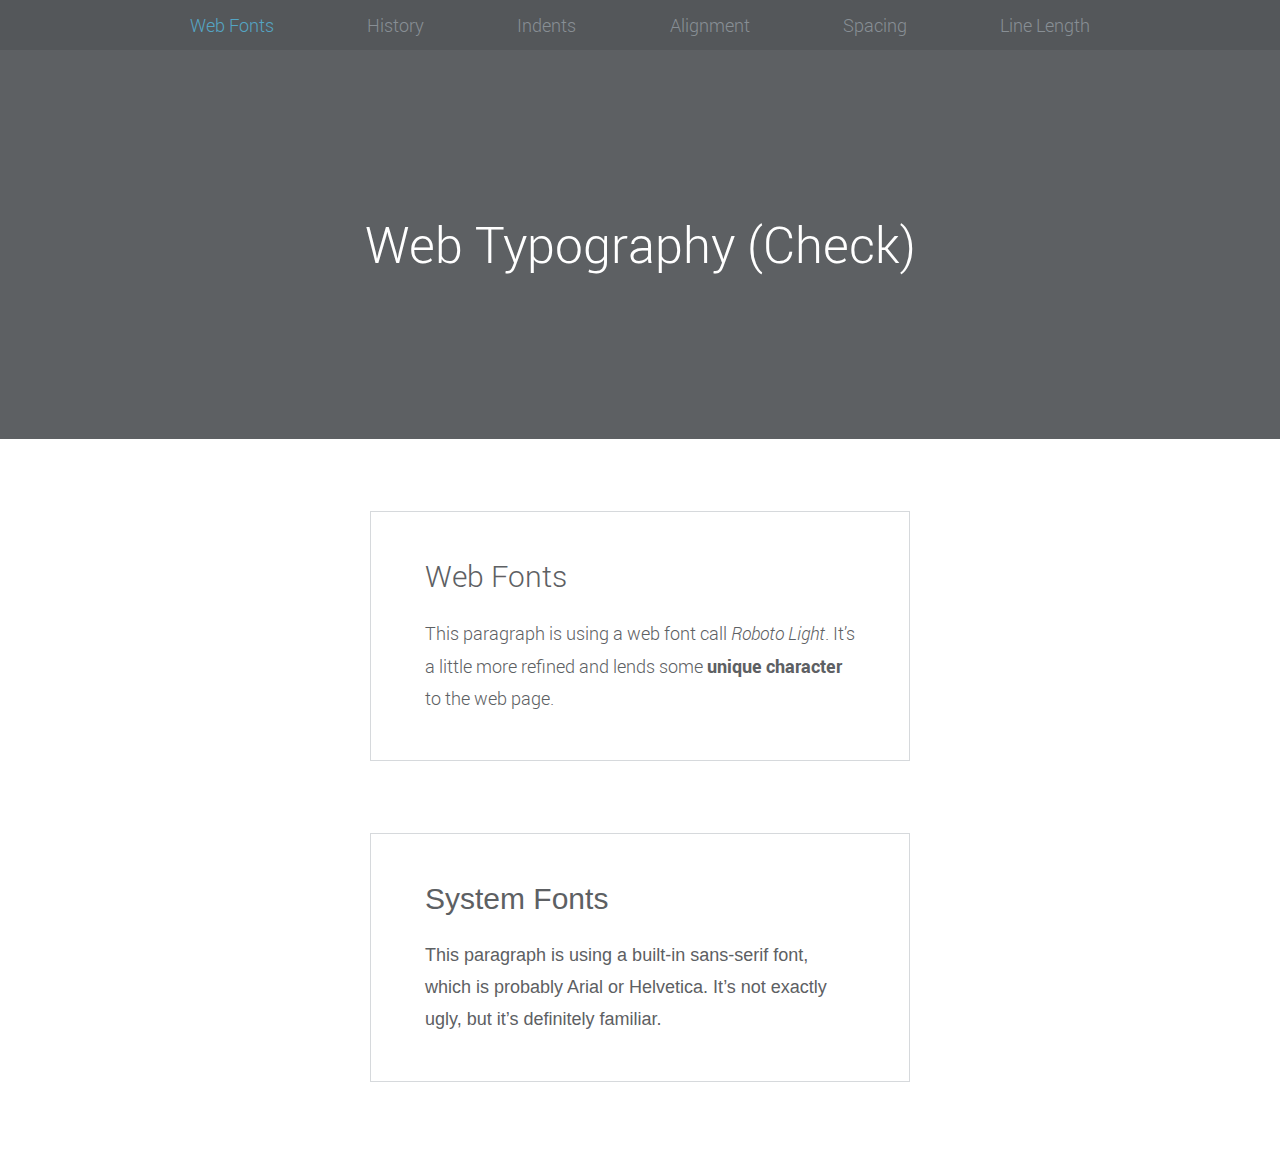
<file: chapter14_webfont/web-fonts.html>
<!DOCTYPE html>
<html lang='en'>

<head>
  <meta charset='UTF-8' />
  <title>Web Typography</title>
  <link rel='stylesheet' href='typo.css' />
  <style>
    .system-fonts {
      font-family: sans-serif;
    }
  </style>
</head>

<body>

  <header>
    <nav>
      <ul>
        <li class='selected'>Web Fonts</li>
        <li><a href='history.html'>History</a></li>
        <li><a href='indents.html'>Indents</a></li>
        <li><a href='alignment.html'>Alignment</a></li>
        <li><a href='spacing.html'>Spacing</a></li>
        <li><a href='line-length.html'>Line Length</a></li>
      </ul>
    </nav>
    <div class='hero'>
      <h1>Web Typography (Check)</h1>
    </div>
  </header>

  <div class='page'>

    <section class='section section--gray'>
      <h2>Web Fonts</h2>

      <p>This paragraph is using a web font call <em>Roboto Light</em>. It’s a
        little more refined and lends some <strong>unique character</strong> to
        the web page.</p>
    </section>

    <section class='section section--gray system-fonts'>
      <h2>System Fonts</h2>

      <p>This paragraph is using a built-in sans-serif font, which is probably
        Arial or Helvetica. It’s not exactly ugly, but it’s definitely familiar.</p>
    </section>

  </div>

</body>

</html>
</file>
<file: style.css>
* {
    margin: 0;
    padding: 0;
    box-sizing: border-box;

}

.menu {
    height: 100px;
    background-color: #B2D6FF;
    /* Medium blue */
}

.sidebar {
    height: 300px;
    width: 200px;
    float: left;
    background-color: #F09A9D;
    /* Red */
}

.content {
    float: left;
    width: 650px;
    height: 500px;
    background-color: #F5CF8E;
    padding: 20px;

    /* Yellow */
}

.footer {
    overflow: hidden;
    background-color: #D6E9FE;
}


.page {
    width: 900px;
    margin: 0 auto;
}

.container {
    overflow: hidden;
    background-color: #EAEDF0;
}

.column {
    float: left;
    width: 31%;
    margin: 20px 1.15%;
    height: 200px;
    background-color: #B2D6FF;
    /* Medium blue */
}

.article-image {
    float: left;
    width: 300px;
    height: 250px;
    margin-right: 20px;
    margin-bottom: 20px;
}

p {
    margin-bottom: 20px;
}

.avatar {
    float: left;
    width: 60px;
    height: 60px;
    margin: 25px;
    border-radius: 40px;
    background-color: #D6E9FE;
}

.username {
    margin-top: 30px;
}

.comment {
    margin: 10px;
    overflow: hidden;
}
</file>
<file: chapter13_forms/style.css>
* {
    margin: 0;
    padding: 0;
    box-sizing: border-box;
}

body {
    color: #5D6063;
    background-color: #EAEDF0;
    font-family: "Helvetica", "Arial", sans-serif;
    font-size: 16px;
    line-height: 1.3;

    display: flex;
    flex-direction: column;
    align-items: center;
}

.speaker-form-header {
    text-align: center;
    background-color: #F6F7F8;
    border: 1px solid #D6D9DC;
    border-radius: 3px;

    width: 80%;
    margin: 40px 0;
    padding: 50px;
}

.speaker-form-header h1 {
    font-size: 30px;
    margin-bottom: 20px;
}

.speaker-form {
    background-color: #F6F7F8;
    border: 1px solid #D6D9DC;
    border-radius: 3px;

    width: 80%;
    padding: 50px;
    margin: 0 0 40px 0;
}

.form-row {
    margin-bottom: 40px;
    display: flex;
    justify-content: flex-start;
    flex-direction: column;
    flex-wrap: wrap;
}

.form-row input[type='text'],
.form-row input[type='email'] {
    background-color: #FFFFFF;
    border: 1px solid #D6D9DC;
    border-radius: 3px;
    width: 100%;
    padding: 7px;
    font-size: 14px;
}

.form-row label {
    margin-bottom: 15px;
}

.form-row input[type='text']:focus,
.form-row input[type='email']:focus {
    color: green;
    box-shadow: none;
    /* Remove default red glow in Firefox */
}

.form-row input[type='text']:invalid,
.form-row input[type='email']:invalid {
    border: 1px solid #D55C5F;
    color: #D55C5F;
    box-shadow: none;
    /* Remove default red glow in Firefox */
}



/* Radio Input */
.legacy-form-row {
    border: none;
    margin-bottom: 40px;
}

.legacy-form-row legend {
    margin-bottom: 15px;
}

.legacy-form-row .radio-label {
    display: block;
    font-size: 14px;
    padding: 0 20px 0 10px;
}

.legacy-form-row input[type='radio'] {
    margin-top: 2px;
}

.legacy-form-row .radio-label,
.legacy-form-row input[type='radio'] {
    float: left;
}


.form-row select {
    width: 100%;
    padding: 5px;
    font-size: 20px;
    -webkit-appearance: none;
    /* This won't work in Chrome or Safari */
}



.form-row textarea {
    font-family: "Helvetica", "Arial", sans-serif;
    font-size: 14px;

    border: 1px solid #D6D9DC;
    border-radius: 3px;

    min-height: 200px;
    margin-bottom: 10px;
    padding: 7px;
    resize: none;
}

.form-row .instructions {
    color: #999999;
    font-size: 14px;
    margin-bottom: 30px;
}


.form-row .checkbox-label {
    margin-bottom: 0;
}


.form-row button {
    font-size: 16px;
    font-weight: bold;

    color: #FFFFFF;
    background-color: #5995DA;

    border: none;
    border-radius: 3px;

    padding: 10px 40px;
    cursor: pointer;
}

.form-row button:hover {
    background-color: #76AEED;
}


.form-row button:active {
    background-color: #407FC7;
}

.form-row button {
    margin-left: 120px;
}


@media only screen and (min-width: 700px) {

    .speaker-form-header,
    .speaker-form {
        width: 600px;
    }

    .form-row {
        flex-direction: row;
        align-items: flex-start;
        /* To avoid stretching */
        margin-bottom: 20px;
    }

    .form-row input[type='text'],
    .form-row input[type='email'],
    .form-row select,
    .form-row textarea {
        width: 250px;
        height: initial;
        /* background-color: red; */
    }

    .form-row label {
        text-align: right;
        width: 120px;
        margin-top: 7px;
        padding-right: 20px;
    }

    .legacy-form-row {
        margin-bottom: 10px;
    }

    .legacy-form-row legend {
        width: 120px;
        text-align: right;
        padding-right: 20px;
    }

    .legacy-form-row legend {
        float: left;
    }

    .form-row .instructions {
        margin-left: 120px;
    }

    .form-row .checkbox-label {
        margin-left: 120px;
        width: auto;
    }
}
</file>
<file: chapter8_Flexbox/style.css>
* {
    margin: 0;
    padding: 0;
    box-sizing: border-box;
}

.menu-container {
    color: #fff;
    background-color: #5995DA;
    /* Blue */
    padding: 20px 0;
    display: flex;
    justify-content: center;
}

.menu {
    border: 1px solid #fff;
    width: 900px;
    display: flex;
    justify-content: space-around;
}
</file>
<file: chapter9_advance_positioning/style.css>
* {
  margin: 0;
  padding: 0;
  box-sizing: border-box;
}

body {
  height: 1200px;
}

.container {
  display: flex;
  justify-content: center;
}

.example {
  display: flex;
  justify-content: space-around;
  /* flex-direction: column; */

  width: 800px;
  margin: 50px 0;
  background-color: #D6E9FE;
}

.item img {
  display: block;
}

/* .item-relative {
  position: relative;
  top: 30px;
  left: 30px;
} */
.item-relative {
  position: relative;
  bottom: 30px;
  right: 30px;
}


.item-absolute {
  position: absolute;
  top: 10px;
  left: 10px;
}

.absolute {
  position: relative;
}

.item-fixed {
  position: fixed;
  bottom: 0;
  right: 0;
}
</file>
<file: chapter14_webfont/typo.css>
* {
  margin: 0;
  padding: 0;
  box-sizing: border-box;
}

/* Typography */
em {
  font-style: italic;
}

strong {
  font-weight: bold;
  /* Or 700 */
}


@font-face {
  font-family: 'Roboto';
  src: url('Roboto-Light-webfont.woff') format('woff');
  font-style: normal;
  font-weight: 300;
}

@font-face {
  font-family: 'Roboto';
  src: url('Roboto-LightItalic-webfont.woff') format('woff');
  font-style: italic;
  font-weight: 300;
}

@font-face {
  font-family: 'Roboto';
  src: url('Roboto-Bold-webfont.woff') format('woff');
  font-style: normal;
  font-weight: 700;
}

/* DON'T NAME FONT FAMILIES LIKE THIS
@font-face {
  font-family: 'Roboto Light Italic';
  src: url('Roboto-LightItalic-webfont.woff') format('woff');
}

@font-face {
  font-family: 'Roboto Bold';
  src: url('Roboto-Bold-webfont.woff') format('woff');
}

THIS IS A LITTLE AWKWARD
em {
  font-family: 'Roboto Light Italic', serif;
}

strong {
  font-family: 'Roboto Bold', serif;
} */



body {
  font-family: 'Roboto', sans-serif;
  font-size: 18px;
  line-height: 1.8em;
  color: #5D6063;
}


h1,
h2,
h3,
h4,
h5,
h6 {
  line-height: 1.3em;
  font-weight: normal;
  font-style: normal;
}


header {
  text-align: center;
  color: #FFF;
}

nav {
  background-color: #54575A;
}

nav ul {
  display: flex;
  justify-content: space-between;
  flex-wrap: wrap;

  width: 100%;
  max-width: 900px;
  margin: 0 auto;
}

nav li {
  list-style-type: none;

  width: 50%;
  padding-top: .5em;
  padding-bottom: .5em;

  border-top: 1px solid #888F95;
}

nav li:nth-of-type(1),
nav li:nth-of-type(2) {
  border-top: none;
}

nav li:nth-of-type(2n) {
  border-left: 1px solid #888F95;
}

nav li.selected {
  color: #54A5C4;
}

nav a:link,
nav a:visited {
  color: #888F95;
  text-decoration: none;
}

nav a:hover,
nav a:visited:hover,
nav a:active,
nav a:visited:active {
  color: #54A5C4;
  text-decoration: underline;
}


.hero {
  padding-top: 9em;
  padding-bottom: 9em;
  background-color: #5D6063;
}

.hero h1 {
  font-size: 50px;
}


.section {
  padding: 4em 1em;

  margin: 0 auto;
  max-width: 540px;
}

.section h2 {
  font-size: 30px;
  margin-bottom: .7em;
}

.section--gray {
  border-top: 1px solid #D6D9DC;
}

.section--blue {
  border-top: 1px solid #B2D6FF;
}

.section--blue h2 {
  color: #5995DA;
}

.section--red {
  border-top: 1px solid #F09A9D;
}

.section--red h2 {
  color: #D55C5F;
}

.section:first-of-type {
  border-top: none;
}

.section p,
.section ul,
.section ol,
.section figure {
  margin-bottom: 1em;
}

.section p:last-child,
.section ul:last-child,
.section ol:last-child,
.section figure:last-child {
  margin-bottom: 0;
}

.button:link,
.button:visited {
  display: block;
  text-decoration: none;

  color: #FFF;
  background-color: #4A90E2;
  font-weight: bold;
  padding: 10px;
  border-radius: 5px;
  text-align: center;

  margin: 1.8em auto;
}

.button:hover,
.button:visited:hover {
  color: #FFF;
  background-color: #6AA9F4;
}

.button:active,
.button:visited:active {
  color: #FFF;
  background-color: #3F7CC4;
}


/*  */

.paragraph-indent p {
  text-indent: 1em;
  margin-bottom: 0;
}

.paragraph-indent p:first-of-type {
  text-indent: 0;
}


.never-both p {
  text-indent: 1em;
  margin-bottom: 1em;
}



@media only screen and (min-width: 580px) {
  .section {
    margin: 4em auto;
    padding: 2.5em 3em;
  }

  .section--gray:first-of-type,
  .section--gray {
    border: 1px solid #D6D9DC;
  }

  .section--blue:first-of-type,
  .section--blue {
    border: 1px solid #B2D6FF;
  }

  .section--red:first-of-type,
  .section--red {
    border: 1px solid #F09A9D;
  }
}


@media only screen and (min-width: 750px) {
  nav {
    padding-left: 2em;
    padding-right: 2em;
  }

  nav li {
    width: auto;
    border-top: none;
  }

  nav li:nth-of-type(2n) {
    border-left: none;
  }
}
</file>
